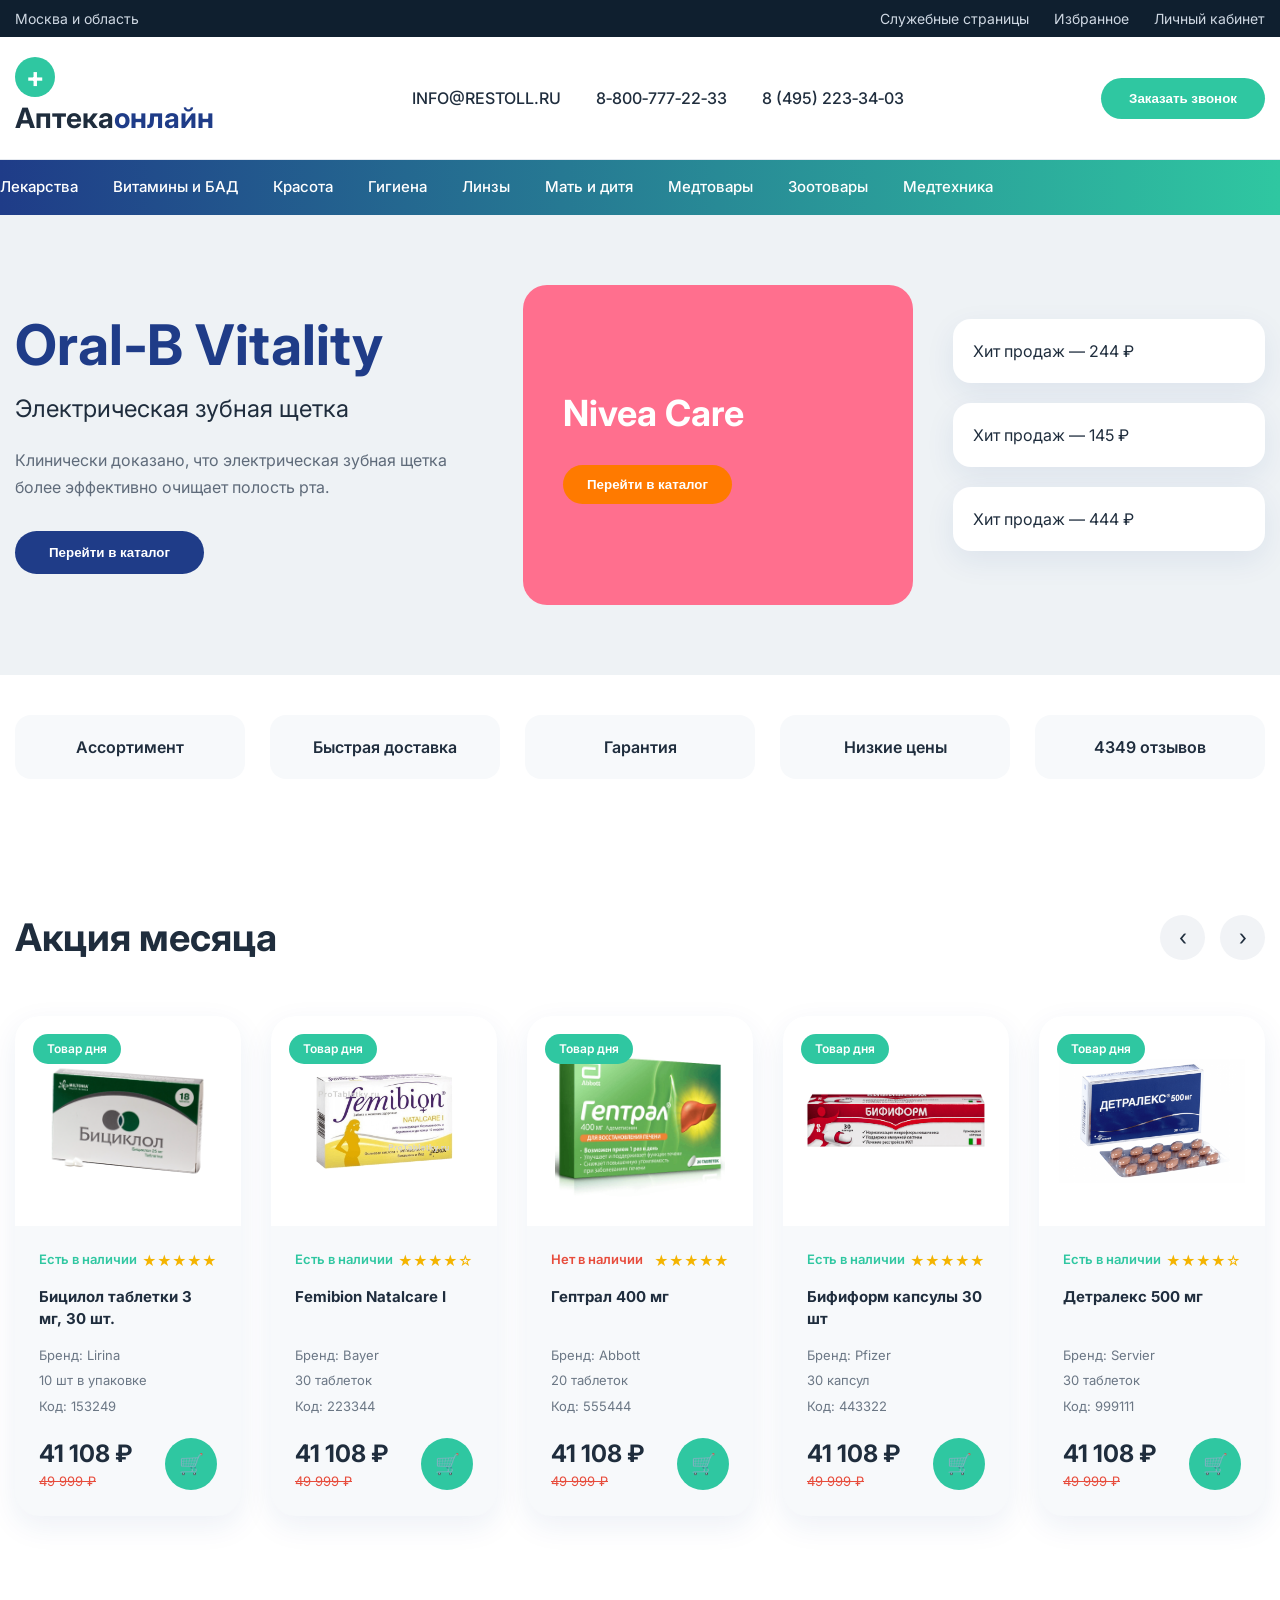
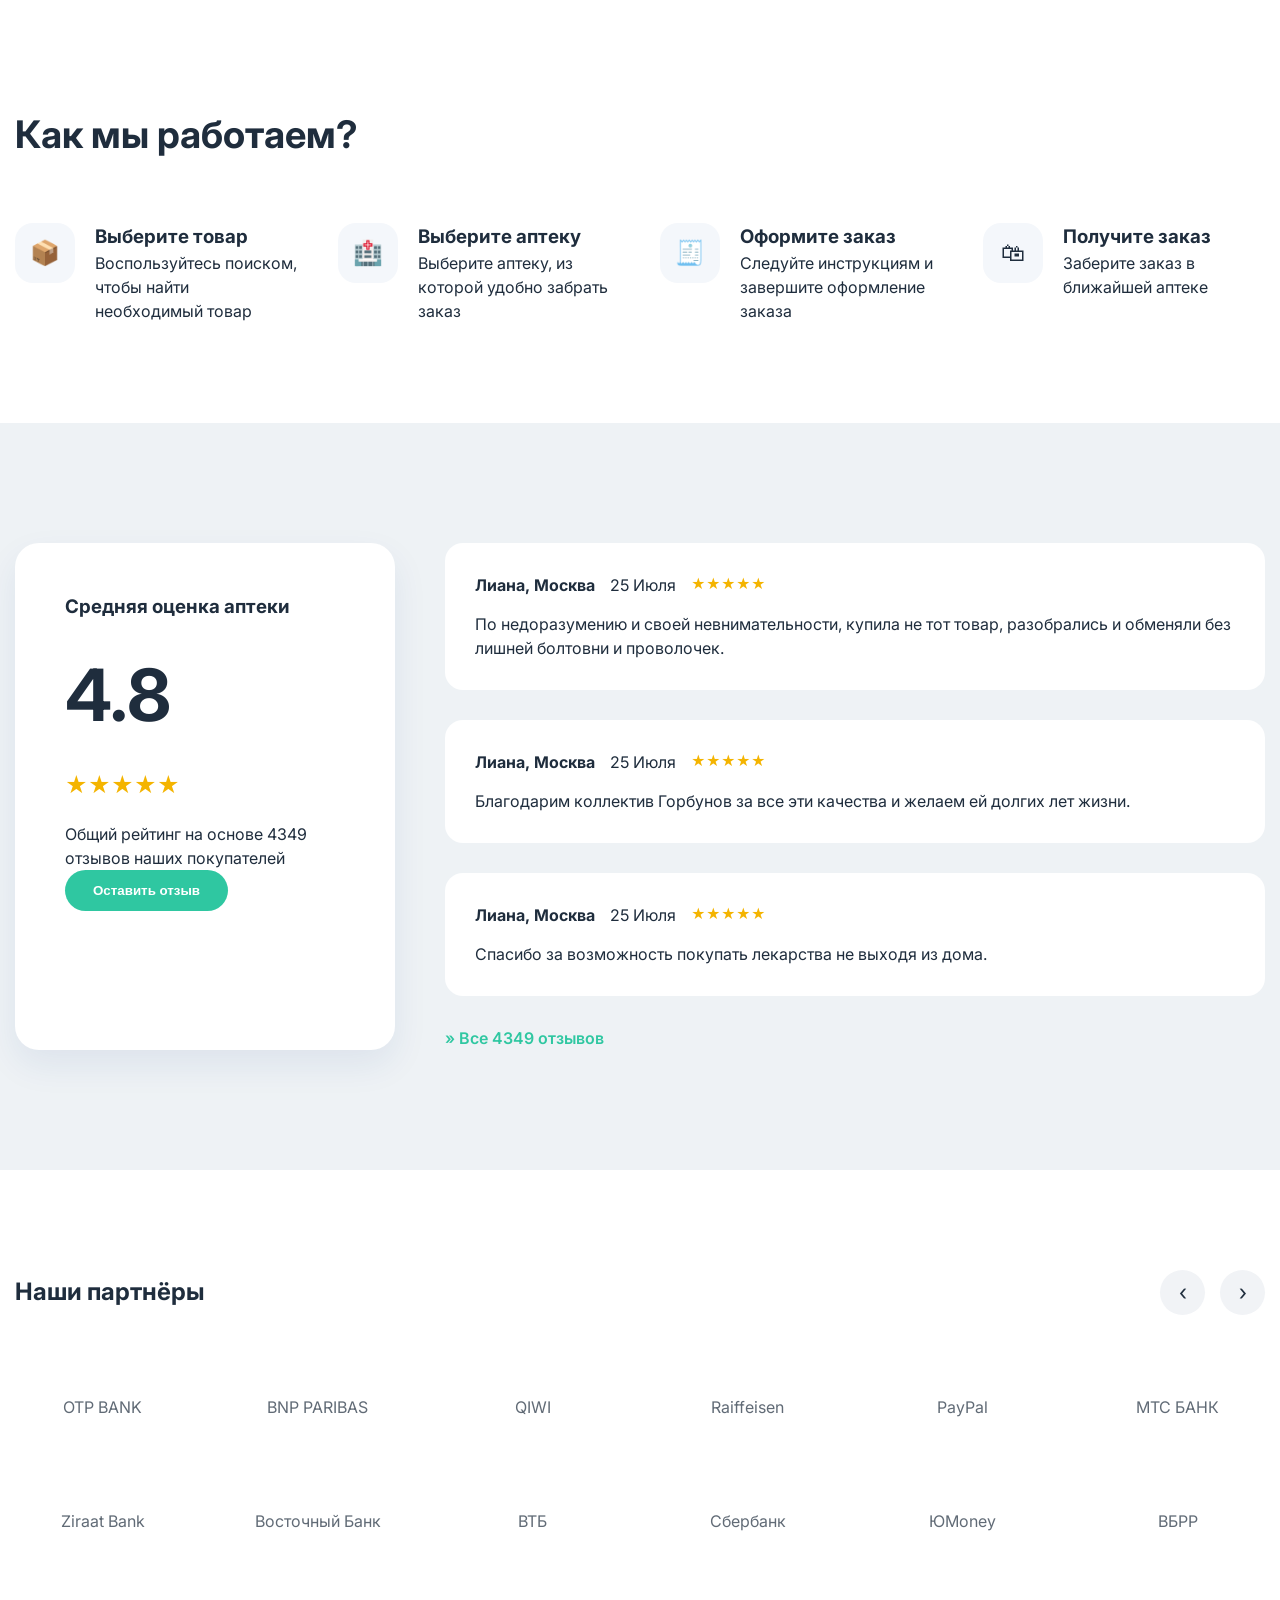
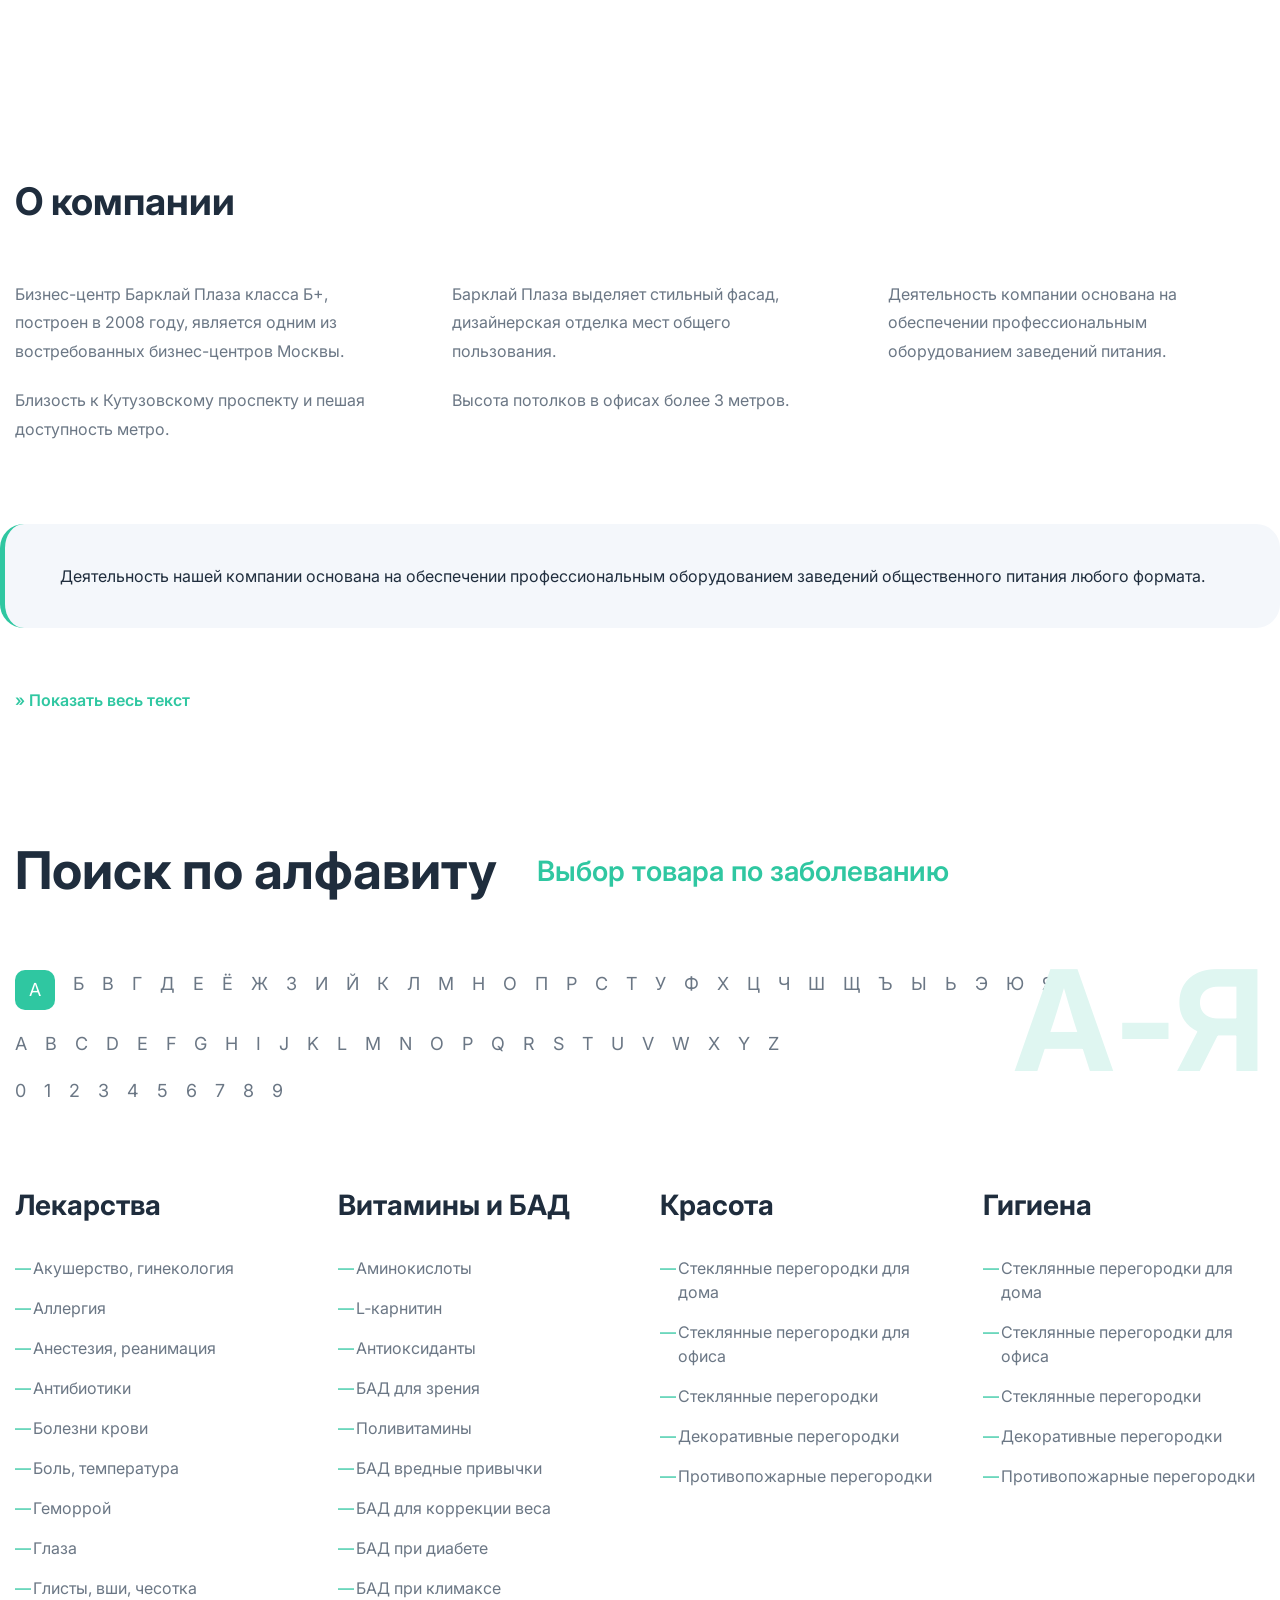
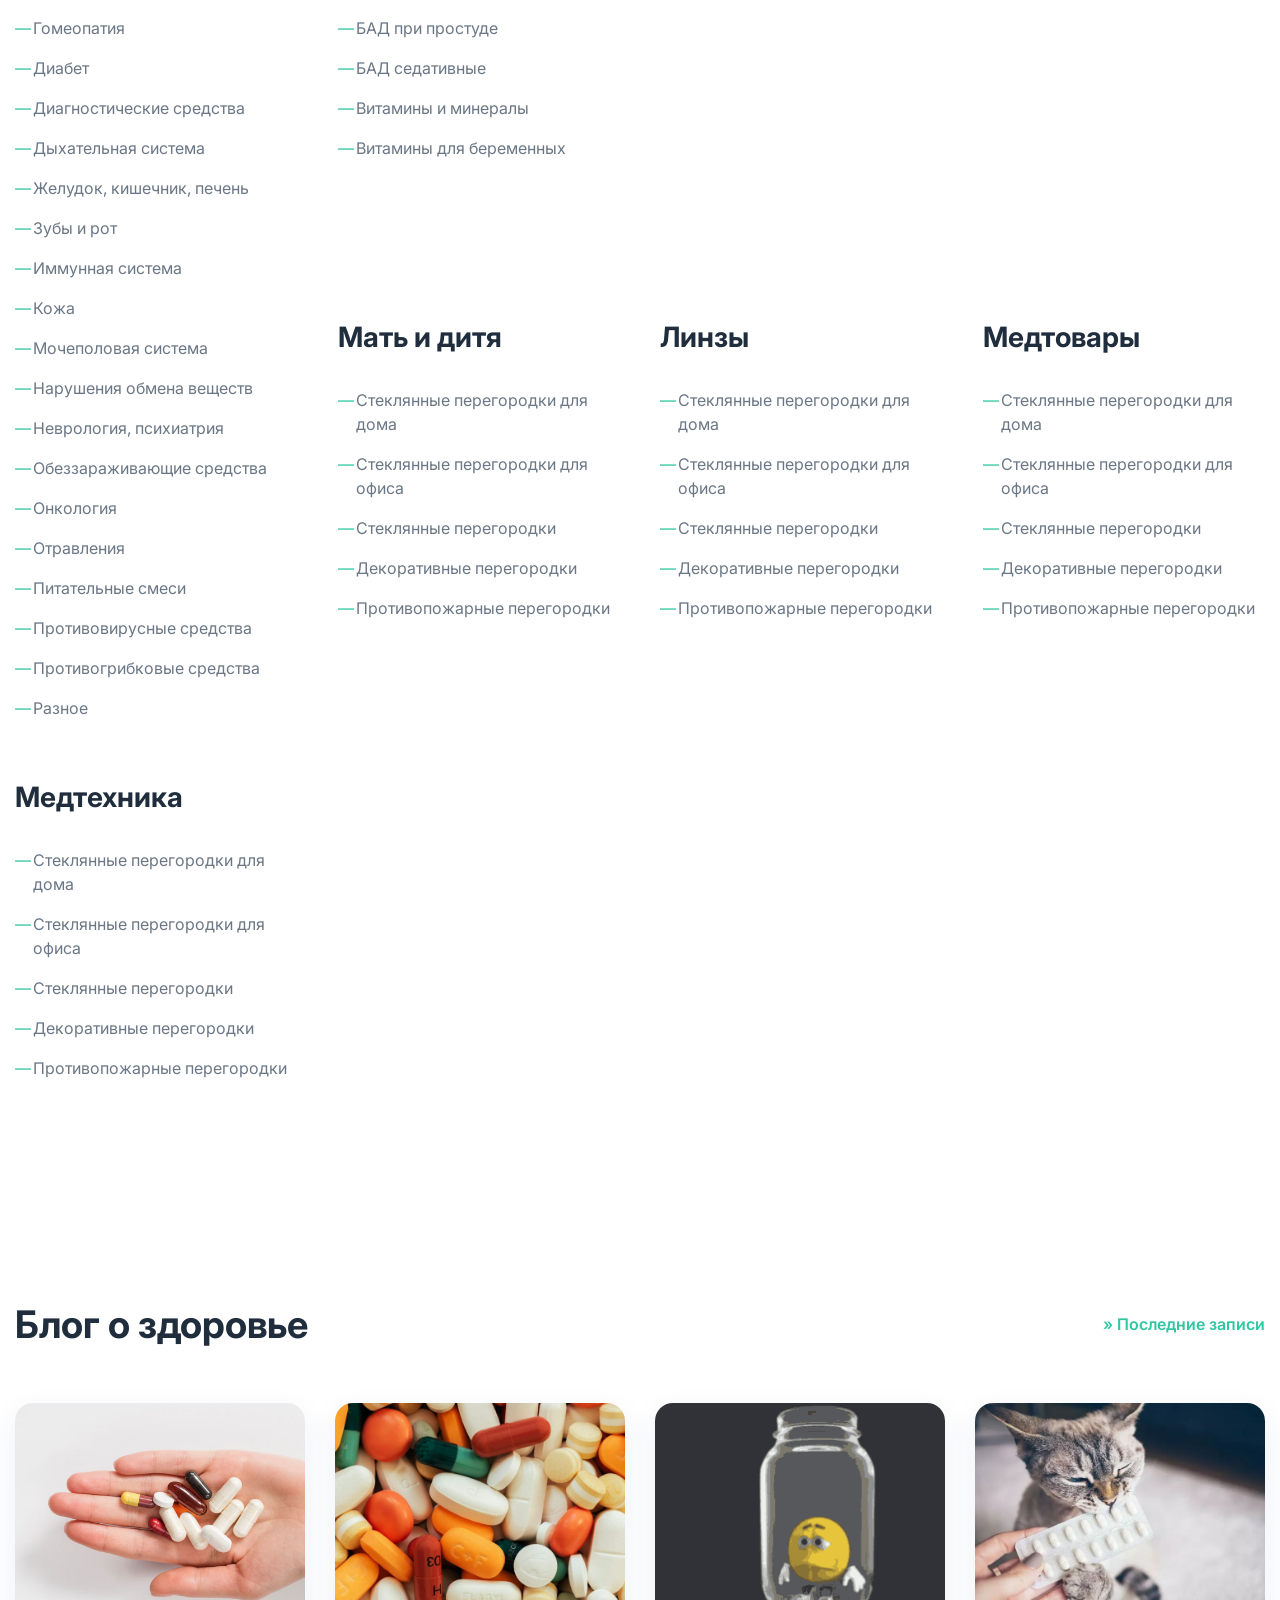
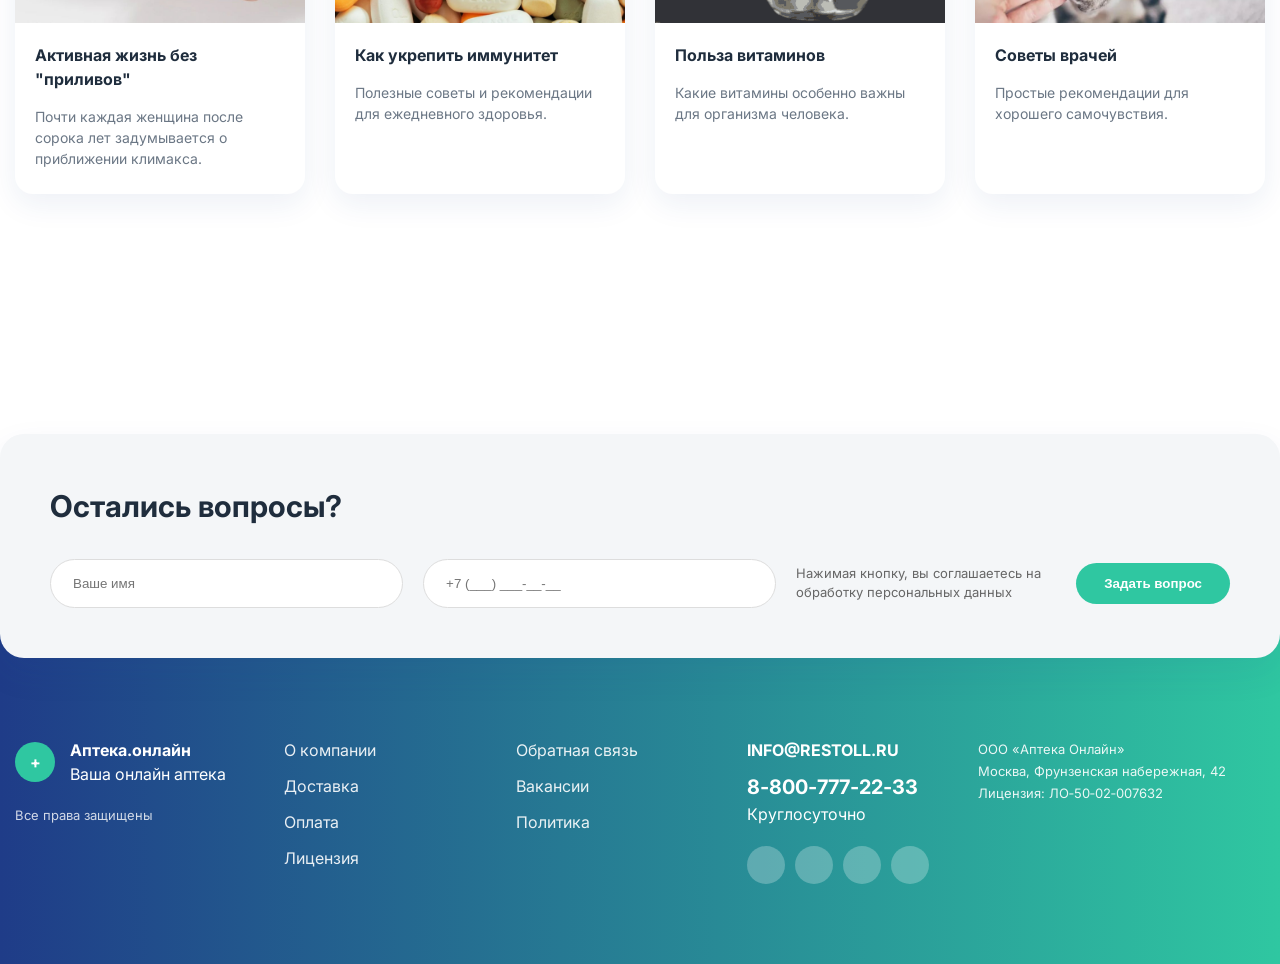
<file: index.html>
<!DOCTYPE html>
<html lang="ru">
<head>
<meta charset="UTF-8">
<meta name="viewport" content="width=device-width, initial-scale=1.0">

<title>Аптека онлайн</title>

<link rel="preconnect" href="https://fonts.googleapis.com">
<link rel="preconnect" href="https://fonts.gstatic.com" crossorigin>

<link href="https://fonts.googleapis.com/css2?family=Inter:wght@400;500;600;700&display=swap" rel="stylesheet">

<link rel="stylesheet" href="css/style.css">
</head>

<body>

<!-- ================= HEADER ================= -->

<header class="header">

    <!-- TOPBAR -->
    <div class="topbar">
        <div class="container topbar-flex">

            <div>Москва и область</div>

            <div class="top-links">
                <a href="#">Служебные страницы</a>
                <a href="#">Избранное</a>
                <a href="#">Личный кабинет</a>
            </div>

        </div>
    </div>

    <!-- MAIN HEADER -->
    <div class="header-main">

        <div class="container header-flex">

            <div class="logo">
                <span class="logo-icon">+</span>
                Аптека<span class="blue">онлайн</span>
            </div>

            <div class="header-contacts">
                <div>INFO@RESTOLL.RU</div>
                <div>8‑800‑777‑22‑33</div>
                <div>8 (495) 223‑34‑03</div>
            </div>

            <button class="btn-green">
                Заказать звонок
            </button>

        </div>

    </div>

    <!-- NAV -->
    <nav class="nav">

        <div class="container nav-flex">

            <a href="category.html">Лекарства</a>
            <a href="#">Витамины и БАД</a>
            <a href="#">Красота</a>
            <a href="#">Гигиена</a>
            <a href="#">Линзы</a>
            <a href="#">Мать и дитя</a>
            <a href="#">Медтовары</a>
            <a href="#">Зоотовары</a>
            <a href="#">Медтехника</a>

        </div>

    </nav>

</header>

<!-- ================= HERO ================= -->

<section class="hero">

    <div class="container hero-grid">

        <!-- LEFT -->
        <div class="hero-left">

            <h1>Oral‑B Vitality</h1>

            <p class="subtitle">
                Электрическая зубная щетка
            </p>

            <p class="desc">
                Клинически доказано, что электрическая зубная щетка
                более эффективно очищает полость рта.
            </p>

            <button class="btn-blue">
                Перейти в каталог
            </button>

        </div>

        <!-- CENTER BANNER -->
        <div class="hero-banner pink">

            <h3>Nivea Care</h3>

            <button class="btn-orange">
                Перейти в каталог
            </button>

        </div>

        <!-- RIGHT MINI CARDS -->
        <div class="hero-right">

            <div class="mini-card">
                Хит продаж — 244 ₽
            </div>

            <div class="mini-card">
                Хит продаж — 145 ₽
            </div>

            <div class="mini-card">
                Хит продаж — 444 ₽
            </div>

        </div>

    </div>

</section>

<!-- ================= ADVANTAGES ================= -->

<section class="advantages">

    <div class="container adv-grid">

        <div>Ассортимент</div>
        <div>Быстрая доставка</div>
        <div>Гарантия</div>
        <div>Низкие цены</div>
        <div>4349 отзывов</div>

    </div>

</section>

<!-- ================= PRODUCTS ================= -->

<section class="products">

    <div class="container">

        <div class="products-header">

            <h2>Акция месяца</h2>

            <div class="arrows">
                <div class="arrow">‹</div>
                <div class="arrow">›</div>
            </div>

        </div>

        <div class="products-grid">

            <!-- PRODUCT -->
            <div class="product-card">

                <div class="product-top">

                    <span class="badge">Товар дня</span>

                    <div class="product-image">
                        <img src="images/product1.png" alt="">
                    </div>

                </div>

                <div class="product-body">

                    <div class="stock-row">

                        <span class="stock">
                            Есть в наличии
                        </span>

                        <div class="stars">
                            ★★★★★
                        </div>

                    </div>

                    <h3>
                        Бицилол таблетки 3 мг, 30 шт.
                    </h3>

                    <ul class="product-info">
                        <li>Бренд: Lirina</li>
                        <li>10 шт в упаковке</li>
                        <li>Код: 153249</li>
                    </ul>

                    <div class="price-row">

                        <div>

                            <div class="price">
                                41 108 ₽
                            </div>

                            <div class="old-price">
                                49 999 ₽
                            </div>

                        </div>

                        <button class="cart-circle">
                            🛒
                        </button>

                    </div>

                </div>

            </div>

            <!-- PRODUCT -->
            <div class="product-card">

                <div class="product-top">

                    <span class="badge">Товар дня</span>

                    <div class="product-image">
                        <img src="images/product2.png" alt="">
                    </div>

                </div>

                <div class="product-body">

                    <div class="stock-row">

                        <span class="stock">
                            Есть в наличии
                        </span>

                        <div class="stars">
                            ★★★★☆
                        </div>

                    </div>

                    <h3>
                        Femibion Natalcare I
                    </h3>

                    <ul class="product-info">
                        <li>Бренд: Bayer</li>
                        <li>30 таблеток</li>
                        <li>Код: 223344</li>
                    </ul>

                    <div class="price-row">

                        <div>

                            <div class="price">
                                41 108 ₽
                            </div>

                            <div class="old-price">
                                49 999 ₽
                            </div>

                        </div>

                        <button class="cart-circle">
                            🛒
                        </button>

                    </div>

                </div>

            </div>

            <!-- PRODUCT -->
            <div class="product-card">

                <div class="product-top">

                    <span class="badge">Товар дня</span>

                    <div class="product-image">
                        <img src="images/product3.png" alt="">
                    </div>

                </div>

                <div class="product-body">

                    <div class="stock-row">

                        <span class="stock red">
                            Нет в наличии
                        </span>

                        <div class="stars">
                            ★★★★★
                        </div>

                    </div>

                    <h3>
                        Гептрал 400 мг
                    </h3>

                    <ul class="product-info">
                        <li>Бренд: Abbott</li>
                        <li>20 таблеток</li>
                        <li>Код: 555444</li>
                    </ul>

                    <div class="price-row">

                        <div>

                            <div class="price">
                                41 108 ₽
                            </div>

                            <div class="old-price">
                                49 999 ₽
                            </div>

                        </div>

                        <button class="cart-circle">
                            🛒
                        </button>

                    </div>

                </div>

            </div>

            <!-- PRODUCT -->
            <div class="product-card">

                <div class="product-top">

                    <span class="badge">Товар дня</span>

                    <div class="product-image">
                        <img src="images/product4.png" alt="">
                    </div>

                </div>

                <div class="product-body">

                    <div class="stock-row">

                        <span class="stock">
                            Есть в наличии
                        </span>

                        <div class="stars">
                            ★★★★★
                        </div>

                    </div>

                    <h3>
                        Бифиформ капсулы 30 шт
                    </h3>

                    <ul class="product-info">
                        <li>Бренд: Pfizer</li>
                        <li>30 капсул</li>
                        <li>Код: 443322</li>
                    </ul>

                    <div class="price-row">

                        <div>

                            <div class="price">
                                41 108 ₽
                            </div>

                            <div class="old-price">
                                49 999 ₽
                            </div>

                        </div>

                        <button class="cart-circle">
                            🛒
                        </button>

                    </div>

                </div>

            </div>

            <!-- PRODUCT -->
            <div class="product-card">

                <div class="product-top">

                    <span class="badge">Товар дня</span>

                    <div class="product-image">
                        <img src="images/product5.png" alt="">
                    </div>

                </div>

                <div class="product-body">

                    <div class="stock-row">

                        <span class="stock">
                            Есть в наличии
                        </span>

                        <div class="stars">
                            ★★★★☆
                        </div>

                    </div>

                    <h3>
                        Детралекс 500 мг
                    </h3>

                    <ul class="product-info">
                        <li>Бренд: Servier</li>
                        <li>30 таблеток</li>
                        <li>Код: 999111</li>
                    </ul>

                    <div class="price-row">

                        <div>

                            <div class="price">
                                41 108 ₽
                            </div>

                            <div class="old-price">
                                49 999 ₽
                            </div>

                        </div>

                        <button class="cart-circle">
                            🛒
                        </button>

                    </div>

                </div>

            </div>

        </div>

    </div>

</section>

<!-- ================= HOW ================= -->

<section class="how-section">

    <div class="container">

        <h2>Как мы работаем?</h2>

        <div class="how-grid">

            <div class="how-item">

                <div class="how-icon">📦</div>

                <div>

                    <h3>Выберите товар</h3>

                    <p>
                        Воспользуйтесь поиском,
                        чтобы найти необходимый товар
                    </p>

                </div>

            </div>

            <div class="how-item">

                <div class="how-icon">🏥</div>

                <div>

                    <h3>Выберите аптеку</h3>

                    <p>
                        Выберите аптеку,
                        из которой удобно забрать заказ
                    </p>

                </div>

            </div>

            <div class="how-item">

                <div class="how-icon">🧾</div>

                <div>

                    <h3>Оформите заказ</h3>

                    <p>
                        Следуйте инструкциям
                        и завершите оформление заказа
                    </p>

                </div>

            </div>

            <div class="how-item">

                <div class="how-icon">🛍</div>

                <div>

                    <h3>Получите заказ</h3>

                    <p>
                        Заберите заказ
                        в ближайшей аптеке
                    </p>

                </div>

            </div>

        </div>

    </div>

</section>

<!-- ================= REVIEWS ================= -->

<section class="reviews-section">

    <div class="container">

        <div class="reviews-wrapper">

            <!-- LEFT -->
            <div class="rating-card">

                <h3>Средняя оценка аптеки</h3>

                <div class="rating-number">4.8</div>

                <div class="stars big">★★★★★</div>

                <p>
                    Общий рейтинг на основе 4349
                    отзывов наших покупателей
                </p>

                <button class="btn-green">
                    Оставить отзыв
                </button>

            </div>

            <!-- RIGHT -->
            <div class="reviews-list">

                <div class="review-item">

                    <div class="review-header">

                        <strong>Лиана, Москва</strong>

                        <span>25 Июля</span>

                        <div class="stars">★★★★★</div>

                    </div>

                    <p>
                        По недоразумению и своей невнимательности,
                        купила не тот товар, разобрались и обменяли
                        без лишней болтовни и проволочек.
                    </p>

                </div>

                <div class="review-item">

                    <div class="review-header">

                        <strong>Лиана, Москва</strong>

                        <span>25 Июля</span>

                        <div class="stars">★★★★★</div>

                    </div>

                    <p>
                        Благодарим коллектив Горбунов за все эти
                        качества и желаем ей долгих лет жизни.
                    </p>

                </div>

                <div class="review-item">

                    <div class="review-header">

                        <strong>Лиана, Москва</strong>

                        <span>25 Июля</span>

                        <div class="stars">★★★★★</div>

                    </div>

                    <p>
                        Спасибо за возможность покупать лекарства
                        не выходя из дома.
                    </p>

                </div>

                <a href="#" class="all-reviews">
                    » Все 4349 отзывов
                </a>

            </div>

        </div>

    </div>

</section>

<!-- ================= PARTNERS ================= -->

<section class="partners-section">

    <div class="container">

        <div class="partners-header">

            <h2>Наши партнёры</h2>

            <div class="arrows">

                <div class="arrow">‹</div>
                <div class="arrow">›</div>

            </div>

        </div>

        <div class="partners-grid">

            <div class="partner">OTP BANK</div>
            <div class="partner">BNP PARIBAS</div>
            <div class="partner">QIWI</div>
            <div class="partner">Raiffeisen</div>
            <div class="partner">PayPal</div>
            <div class="partner">МТС БАНК</div>

            <div class="partner">Ziraat Bank</div>
            <div class="partner">Восточный Банк</div>
            <div class="partner">ВТБ</div>
            <div class="partner">Сбербанк</div>
            <div class="partner">ЮMoney</div>
            <div class="partner">ВБРР</div>

        </div>

    </div>

</section>

<!-- ================= ABOUT ================= -->

<section class="about-section">

    <div class="container">

        <h2>О компании</h2>

        <div class="about-grid">

            <div>

                <p>
                    Бизнес-центр Барклай Плаза класса Б+,
                    построен в 2008 году, является одним
                    из востребованных бизнес-центров Москвы.
                </p>

                <p>
                    Близость к Кутузовскому проспекту
                    и пешая доступность метро.
                </p>

            </div>

            <div>

                <p>
                    Барклай Плаза выделяет стильный фасад,
                    дизайнерская отделка мест общего пользования.
                </p>

                <p>
                    Высота потолков в офисах более 3 метров.
                </p>

            </div>

            <div>

                <p>
                    Деятельность компании основана
                    на обеспечении профессиональным
                    оборудованием заведений питания.
                </p>

            </div>

        </div>

    </div>

    <div class="about-highlight">

        <div class="container">

            Деятельность нашей компании основана
            на обеспечении профессиональным оборудованием
            заведений общественного питания любого формата.

        </div>

    </div>

    <div class="container">

        <a href="#" class="show-more">
            » Показать весь текст
        </a>

    </div>

</section>

<!-- ================= ALPHABET PAGE BLOCK ================= -->

<section class="alphabet-page">

    <div class="container">

        <!-- HEADER -->

        <div class="alphabet-page-header">

            <h1>Поиск по алфавиту</h1>

            <a href="disease.html">
                Выбор товара по заболеванию
            </a>

        </div>

        <!-- LETTERS -->

        <div class="alphabet-letters">

            <div class="letters-row">

                <span class="active">А</span>
                <span>Б</span>
                <span>В</span>
                <span>Г</span>
                <span>Д</span>
                <span>Е</span>
                <span>Ё</span>
                <span>Ж</span>
                <span>З</span>
                <span>И</span>
                <span>Й</span>
                <span>К</span>
                <span>Л</span>
                <span>М</span>
                <span>Н</span>
                <span>О</span>
                <span>П</span>
                <span>Р</span>
                <span>С</span>
                <span>Т</span>
                <span>У</span>
                <span>Ф</span>
                <span>Х</span>
                <span>Ц</span>
                <span>Ч</span>
                <span>Ш</span>
                <span>Щ</span>
                <span>Ъ</span>
                <span>Ы</span>
                <span>Ь</span>
                <span>Э</span>
                <span>Ю</span>
                <span>Я</span>

            </div>

            <div class="letters-row latin">

                <span>A</span>
                <span>B</span>
                <span>C</span>
                <span>D</span>
                <span>E</span>
                <span>F</span>
                <span>G</span>
                <span>H</span>
                <span>I</span>
                <span>J</span>
                <span>K</span>
                <span>L</span>
                <span>M</span>
                <span>N</span>
                <span>O</span>
                <span>P</span>
                <span>Q</span>
                <span>R</span>
                <span>S</span>
                <span>T</span>
                <span>U</span>
                <span>V</span>
                <span>W</span>
                <span>X</span>
                <span>Y</span>
                <span>Z</span>

            </div>

            <div class="letters-row numbers">

                <span>0</span>
                <span>1</span>
                <span>2</span>
                <span>3</span>
                <span>4</span>
                <span>5</span>
                <span>6</span>
                <span>7</span>
                <span>8</span>
                <span>9</span>

            </div>

            <div class="big-letter">
                А‑Я
            </div>

        </div>

        <!-- GRID -->

        <div class="alphabet-page-grid">

            <!-- CARD -->

            <div class="alphabet-page-card large">

                <h3>Лекарства</h3>

                <ul>
                    <li>Акушерство, гинекология</li>
                    <li>Аллергия</li>
                    <li>Анестезия, реанимация</li>
                    <li>Антибиотики</li>
                    <li>Болезни крови</li>
                    <li>Боль, температура</li>
                    <li>Геморрой</li>
                    <li>Глаза</li>
                    <li>Глисты, вши, чесотка</li>
                    <li>Гомеопатия</li>
                    <li>Диабет</li>
                    <li>Диагностические средства</li>
                    <li>Дыхательная система</li>
                    <li>Желудок, кишечник, печень</li>
                    <li>Зубы и рот</li>
                    <li>Иммунная система</li>
                    <li>Кожа</li>
                    <li>Мочеполовая система</li>
                    <li>Нарушения обмена веществ</li>
                    <li>Неврология, психиатрия</li>
                    <li>Обеззараживающие средства</li>
                    <li>Онкология</li>
                    <li>Отравления</li>
                    <li>Питательные смеси</li>
                    <li>Противовирусные средства</li>
                    <li>Противогрибковые средства</li>
                    <li>Разное</li>
                </ul>

            </div>

            <!-- CARD -->

            <div class="alphabet-page-card">

                <h3>Витамины и БАД</h3>

                <ul>
                    <li>Аминокислоты</li>
                    <li>L‑карнитин</li>
                    <li>Антиоксиданты</li>
                    <li>БАД для зрения</li>
                    <li>Поливитамины</li>
                    <li>БАД вредные привычки</li>
                    <li>БАД для коррекции веса</li>
                    <li>БАД при диабете</li>
                    <li>БАД при климаксе</li>
                    <li>БАД при простуде</li>
                    <li>БАД седативные</li>
                    <li>Витамины и минералы</li>
                    <li>Витамины для беременных</li>
                </ul>

            </div>

            <!-- CARD -->

            <div class="alphabet-page-card">

                <h3>Красота</h3>

                <ul>
                    <li>Стеклянные перегородки для дома</li>
                    <li>Стеклянные перегородки для офиса</li>
                    <li>Стеклянные перегородки</li>
                    <li>Декоративные перегородки</li>
                    <li>Противопожарные перегородки</li>
                </ul>

            </div>

            <!-- CARD -->

            <div class="alphabet-page-card">

                <h3>Гигиена</h3>

                <ul>
                    <li>Стеклянные перегородки для дома</li>
                    <li>Стеклянные перегородки для офиса</li>
                    <li>Стеклянные перегородки</li>
                    <li>Декоративные перегородки</li>
                    <li>Противопожарные перегородки</li>
                </ul>

            </div>

            <!-- CARD -->

            <div class="alphabet-page-card">

                <h3>Мать и дитя</h3>

                <ul>
                    <li>Стеклянные перегородки для дома</li>
                    <li>Стеклянные перегородки для офиса</li>
                    <li>Стеклянные перегородки</li>
                    <li>Декоративные перегородки</li>
                    <li>Противопожарные перегородки</li>
                </ul>

            </div>

            <!-- CARD -->

            <div class="alphabet-page-card">

                <h3>Линзы</h3>

                <ul>
                    <li>Стеклянные перегородки для дома</li>
                    <li>Стеклянные перегородки для офиса</li>
                    <li>Стеклянные перегородки</li>
                    <li>Декоративные перегородки</li>
                    <li>Противопожарные перегородки</li>
                </ul>

            </div>

            <!-- CARD -->

            <div class="alphabet-page-card">

                <h3>Медтовары</h3>

                <ul>
                    <li>Стеклянные перегородки для дома</li>
                    <li>Стеклянные перегородки для офиса</li>
                    <li>Стеклянные перегородки</li>
                    <li>Декоративные перегородки</li>
                    <li>Противопожарные перегородки</li>
                </ul>

            </div>

            <!-- CARD -->

            <div class="alphabet-page-card">

                <h3>Медтехника</h3>

                <ul>
                    <li>Стеклянные перегородки для дома</li>
                    <li>Стеклянные перегородки для офиса</li>
                    <li>Стеклянные перегородки</li>
                    <li>Декоративные перегородки</li>
                    <li>Противопожарные перегородки</li>
                </ul>

            </div>

        </div>

    </div>

</section>
    
<!-- ================= BLOG ================= -->

<section class="blog-section">

    <div class="container">

        <div class="blog-header">

            <h2>Блог о здоровье</h2>

            <a href="#" class="blog-link">
                » Последние записи
            </a>

        </div>

        <div class="blog-grid">

            <div class="blog-card">

                <div class="blog-img">
                    <img src="images/blog1.jpg" alt="">
                </div>

                <h3>
                    Активная жизнь без "приливов"
                </h3>

                <p>
                    Почти каждая женщина после сорока лет
                    задумывается о приближении климакса.
                </p>

            </div>

            <div class="blog-card">

                <div class="blog-img">
                    <img src="images/blog2.jpg" alt="">
                </div>

                <h3>
                    Как укрепить иммунитет
                </h3>

                <p>
                    Полезные советы и рекомендации
                    для ежедневного здоровья.
                </p>

            </div>

            <div class="blog-card">

                <div class="blog-img">
                    <img src="images/blog3.jpg" alt="">
                </div>

                <h3>
                    Польза витаминов
                </h3>

                <p>
                    Какие витамины особенно важны
                    для организма человека.
                </p>

            </div>

            <div class="blog-card">

                <div class="blog-img">
                    <img src="images/blog4.jpg" alt="">
                </div>

                <h3>
                    Советы врачей
                </h3>

                <p>
                    Простые рекомендации
                    для хорошего самочувствия.
                </p>

            </div>

        </div>

    </div>

</section>

<!-- ================= FOOTER ================= -->

<footer class="footer">

    <div class="questions-wrapper">

        <div class="container questions">

            <h2>Остались вопросы?</h2>

            <div class="questions-form">

                <input type="text" placeholder="Ваше имя">

                <input type="text" placeholder="+7 (___) ___‑__‑__">

                <p class="policy">
                    Нажимая кнопку, вы соглашаетесь
                    на обработку персональных данных
                </p>

                <button class="btn-green">
                    Задать вопрос
                </button>

            </div>

        </div>

    </div>

    <div class="footer-main">

        <div class="container footer-grid">

            <div class="footer-col">

                <div class="footer-logo">

                    <div class="logo-icon">+</div>

                    <div>

                        <strong>Аптека.онлайн</strong><br>
                        <span>Ваша онлайн аптека</span>

                    </div>

                </div>

                <p class="copyright">
                    Все права защищены
                </p>

            </div>

            <div class="footer-col">

                <ul>
                    <li>О компании</li>
                    <li>Доставка</li>
                    <li>Оплата</li>
                    <li>Лицензия</li>
                </ul>

            </div>

            <div class="footer-col">

                <ul>
                    <li>Обратная связь</li>
                    <li>Вакансии</li>
                    <li>Политика</li>
                </ul>

            </div>

            <div class="footer-col footer-contacts">

                <p><strong>INFO@RESTOLL.RU</strong></p>

                <p class="phone">
                    8‑800‑777‑22‑33
                </p>

                <span>Круглосуточно</span>

                <div class="socials">

                    <div class="soc"></div>
                    <div class="soc"></div>
                    <div class="soc"></div>
                    <div class="soc"></div>

                </div>

            </div>

            <div class="footer-col footer-info">

                <p>
                    ООО «Аптека Онлайн»<br>
                    Москва, Фрунзенская набережная, 42<br>
                    Лицензия: ЛО‑50‑02‑007632
                </p>

            </div>

        </div>

    </div>

</footer>

</body>
</html>
</file>
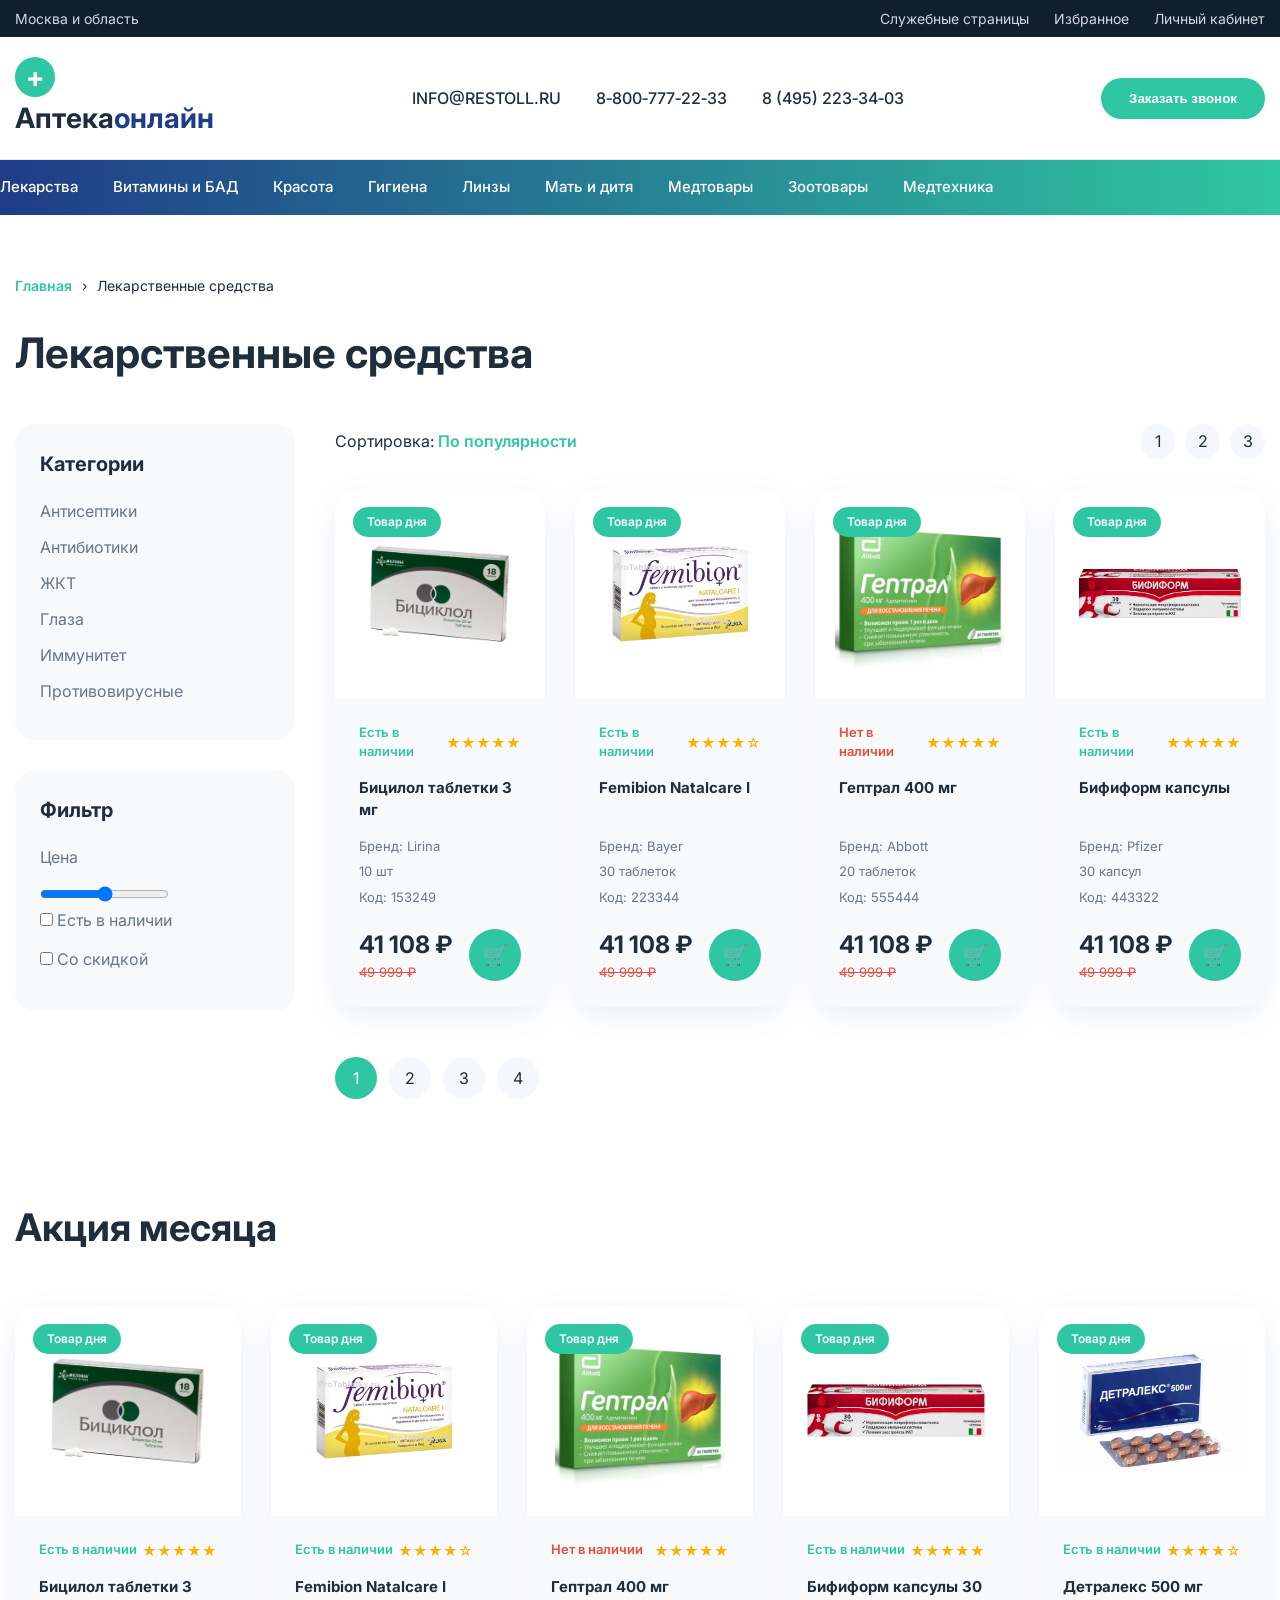
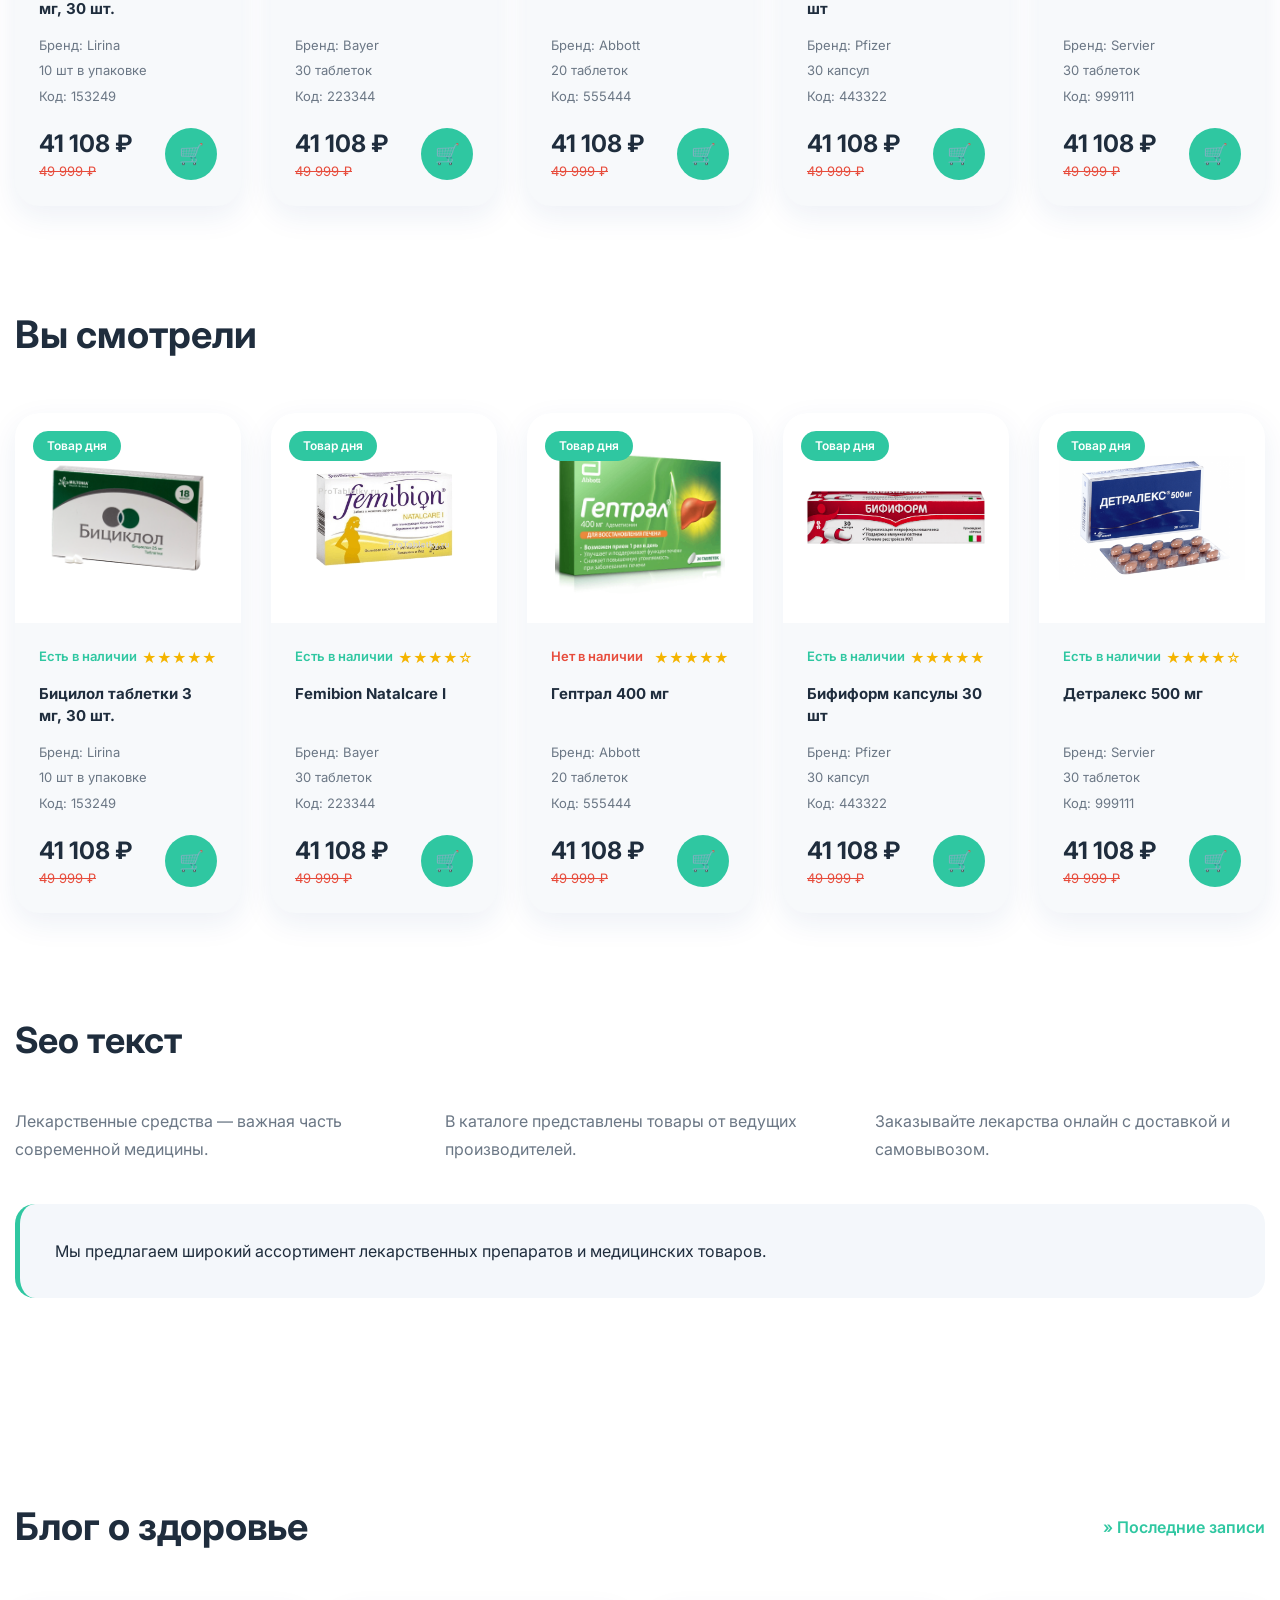
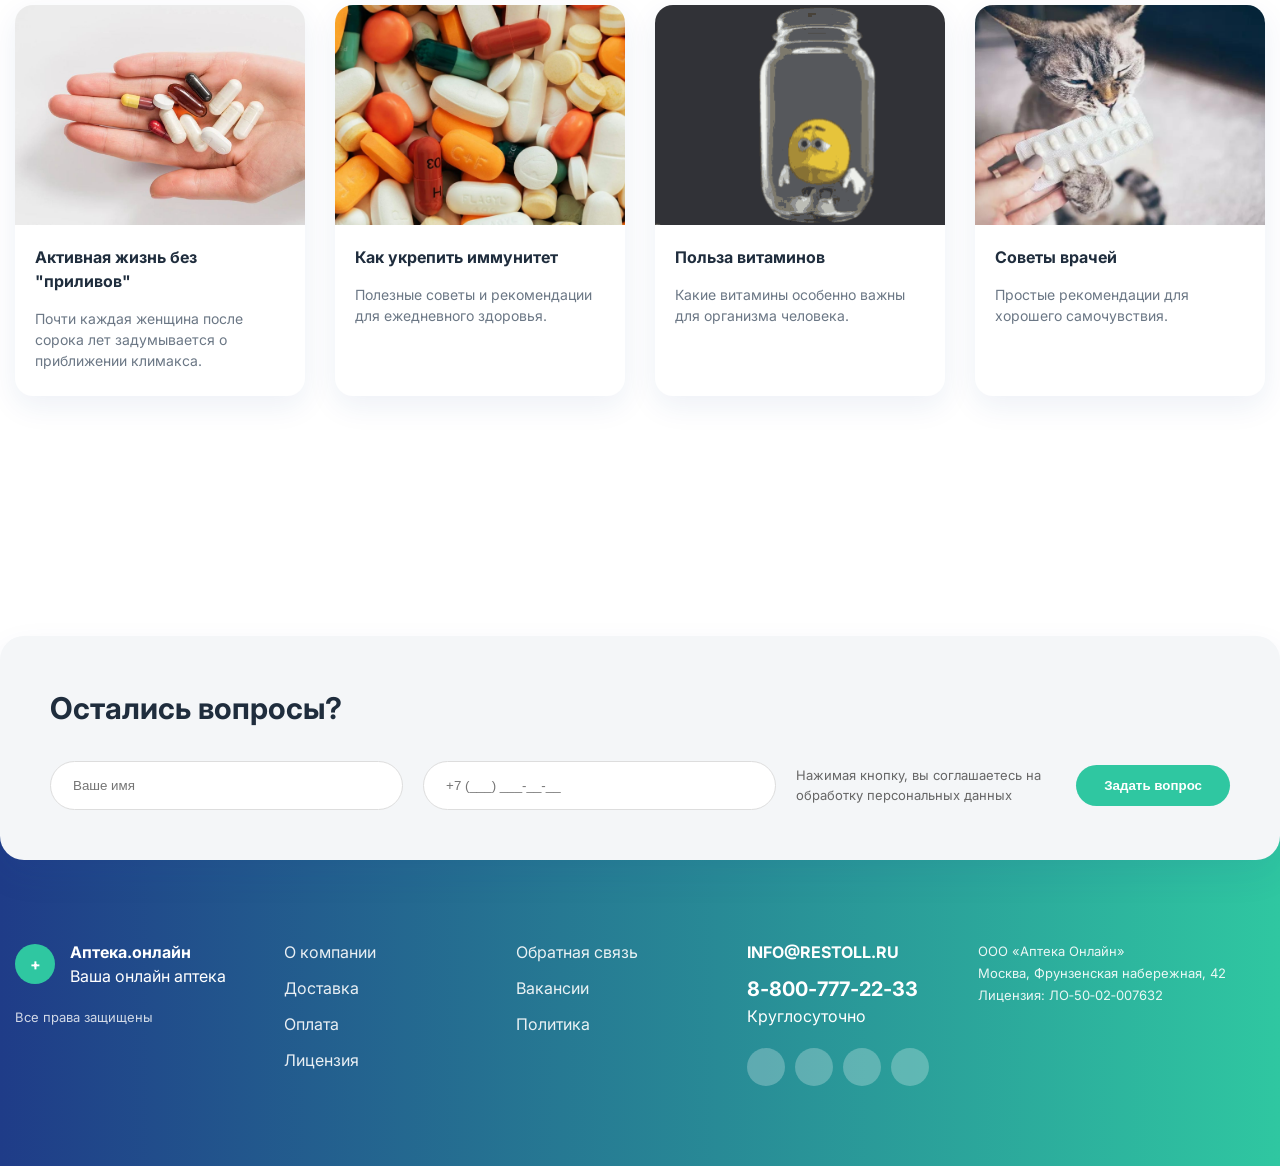
<file: category.html>
<!DOCTYPE html>
<html lang="ru">
<head>
<meta charset="UTF-8">
<meta name="viewport" content="width=device-width, initial-scale=1.0">

<title>Аптека онлайн</title>

<link rel="preconnect" href="https://fonts.googleapis.com">
<link rel="preconnect" href="https://fonts.gstatic.com" crossorigin>

<link href="https://fonts.googleapis.com/css2?family=Inter:wght@400;500;600;700&display=swap" rel="stylesheet">

<link rel="stylesheet" href="css/style.css">
</head>

<body>

<!-- ================= HEADER ================= -->

<header class="header">

    <!-- TOPBAR -->
    <div class="topbar">
        <div class="container topbar-flex">

            <div>Москва и область</div>

            <div class="top-links">
                <a href="#">Служебные страницы</a>
                <a href="#">Избранное</a>
                <a href="#">Личный кабинет</a>
            </div>

        </div>
    </div>

    <!-- MAIN HEADER -->
    <div class="header-main">

        <div class="container header-flex">

            <div class="logo">
                <span class="logo-icon">+</span>
                Аптека<span class="blue">онлайн</span>
            </div>

            <div class="header-contacts">
                <div>INFO@RESTOLL.RU</div>
                <div>8‑800‑777‑22‑33</div>
                <div>8 (495) 223‑34‑03</div>
            </div>

            <button class="btn-green">
                Заказать звонок
            </button>

        </div>

    </div>

    <!-- NAV -->
    <nav class="nav">

        <div class="container nav-flex">

            <a href="#">Лекарства</a>
            <a href="#">Витамины и БАД</a>
            <a href="#">Красота</a>
            <a href="#">Гигиена</a>
            <a href="#">Линзы</a>
            <a href="#">Мать и дитя</a>
            <a href="#">Медтовары</a>
            <a href="#">Зоотовары</a>
            <a href="#">Медтехника</a>

        </div>

    </nav>

</header>

<!-- ================= CATEGORY PAGE ================= -->

<section class="category-page">

    <div class="container">

        <!-- BREADCRUMBS -->

        <div class="breadcrumbs">

            <a href="index.html">Главная</a>

            <span>›</span>

            <span>Лекарственные средства</span>

        </div>

        <!-- TITLE -->

        <h1 class="category-title">
            Лекарственные средства
        </h1>

<div class="category-layout">

    <!-- SIDEBAR -->

    <aside class="category-sidebar">

        <div class="sidebar-block">

            <h3>Категории</h3>

            <ul>
                <li>Антисептики</li>
                <li>Антибиотики</li>
                <li>ЖКТ</li>
                <li>Глаза</li>
                <li>Иммунитет</li>
                <li>Противовирусные</li>
            </ul>

        </div>

        <div class="sidebar-block">

            <h3>Фильтр</h3>

            <label>Цена</label>

            <input type="range">

            <label>
                <input type="checkbox">
                Есть в наличии
            </label>

            <label>
                <input type="checkbox">
                Со скидкой
            </label>

        </div>

    </aside>

    <!-- CONTENT -->

    <div class="category-content">

        <!-- TOPBAR -->

        <div class="category-topbar">

            <div class="sort">

                Сортировка:
                <span>По популярности</span>

            </div>

            <div class="pagination-mini">

                <span>1</span>
                <span>2</span>
                <span>3</span>

            </div>

        </div>

        <!-- PRODUCTS -->

        <div class="products-grid category-grid">

            <!-- CARD -->

            <div class="product-card">

                <div class="product-top">

                    <span class="badge">Товар дня</span>

                    <div class="product-image">
                        <img src="images/product1.png" alt="">
                    </div>

                </div>

                <div class="product-body">

                    <div class="stock-row">

                        <span class="stock">
                            Есть в наличии
                        </span>

                        <div class="stars">★★★★★</div>

                    </div>

                    <h3>Бицилол таблетки 3 мг</h3>

                    <ul class="product-info">

                        <li>Бренд: Lirina</li>
                        <li>10 шт</li>
                        <li>Код: 153249</li>

                    </ul>

                    <div class="price-row">

                        <div>

                            <div class="price">
                                41 108 ₽
                            </div>

                            <div class="old-price">
                                49 999 ₽
                            </div>

                        </div>

                        <button class="cart-circle">
                            🛒
                        </button>

                    </div>

                </div>

            </div>

            <!-- CARD -->

            <div class="product-card">

                <div class="product-top">

                    <span class="badge">Товар дня</span>

                    <div class="product-image">
                        <img src="images/product2.png" alt="">
                    </div>

                </div>

                <div class="product-body">

                    <div class="stock-row">

                        <span class="stock">
                            Есть в наличии
                        </span>

                        <div class="stars">★★★★☆</div>

                    </div>

                    <h3>Femibion Natalcare I</h3>

                    <ul class="product-info">

                        <li>Бренд: Bayer</li>
                        <li>30 таблеток</li>
                        <li>Код: 223344</li>

                    </ul>

                    <div class="price-row">

                        <div>

                            <div class="price">
                                41 108 ₽
                            </div>

                            <div class="old-price">
                                49 999 ₽
                            </div>

                        </div>

                        <button class="cart-circle">
                            🛒
                        </button>

                    </div>

                </div>

            </div>

            <!-- CARD -->

            <div class="product-card">

                <div class="product-top">

                    <span class="badge">Товар дня</span>

                    <div class="product-image">
                        <img src="images/product3.png" alt="">
                    </div>

                </div>

                <div class="product-body">

                    <div class="stock-row">

                        <span class="stock red">
                            Нет в наличии
                        </span>

                        <div class="stars">★★★★★</div>

                    </div>

                    <h3>Гептрал 400 мг</h3>

                    <ul class="product-info">

                        <li>Бренд: Abbott</li>
                        <li>20 таблеток</li>
                        <li>Код: 555444</li>

                    </ul>

                    <div class="price-row">

                        <div>

                            <div class="price">
                                41 108 ₽
                            </div>

                            <div class="old-price">
                                49 999 ₽
                            </div>

                        </div>

                        <button class="cart-circle">
                            🛒
                        </button>

                    </div>

                </div>

            </div>

            <!-- CARD -->

            <div class="product-card">

                <div class="product-top">

                    <span class="badge">Товар дня</span>

                    <div class="product-image">
                        <img src="images/product4.png" alt="">
                    </div>

                </div>

                <div class="product-body">

                    <div class="stock-row">

                        <span class="stock">
                            Есть в наличии
                        </span>

                        <div class="stars">★★★★★</div>

                    </div>

                    <h3>Бифиформ капсулы</h3>

                    <ul class="product-info">

                        <li>Бренд: Pfizer</li>
                        <li>30 капсул</li>
                        <li>Код: 443322</li>

                    </ul>

                    <div class="price-row">

                        <div>

                            <div class="price">
                                41 108 ₽
                            </div>

                            <div class="old-price">
                                49 999 ₽
                            </div>

                        </div>

                        <button class="cart-circle">
                            🛒
                        </button>

                    </div>

                </div>

            </div>

        </div>

        <!-- PAGINATION -->

        <div class="pagination">

            <span class="active">1</span>
            <span>2</span>
            <span>3</span>
            <span>4</span>

        </div>

    </div>

</div>

<!-- SALE -->

<div class="category-extra">

    <div class="products-header">

        <h2>Акция месяца</h2>

    </div>

    <div class="products-grid">

        <!-- PRODUCT -->
            <div class="product-card">

                <div class="product-top">

                    <span class="badge">Товар дня</span>

                    <div class="product-image">
                        <img src="images/product1.png" alt="">
                    </div>

                </div>

                <div class="product-body">

                    <div class="stock-row">

                        <span class="stock">
                            Есть в наличии
                        </span>

                        <div class="stars">
                            ★★★★★
                        </div>

                    </div>

                    <h3>
                        Бицилол таблетки 3 мг, 30 шт.
                    </h3>

                    <ul class="product-info">
                        <li>Бренд: Lirina</li>
                        <li>10 шт в упаковке</li>
                        <li>Код: 153249</li>
                    </ul>

                    <div class="price-row">

                        <div>

                            <div class="price">
                                41 108 ₽
                            </div>

                            <div class="old-price">
                                49 999 ₽
                            </div>

                        </div>

                        <button class="cart-circle">
                            🛒
                        </button>

                    </div>

                </div>

            </div>

            <!-- PRODUCT -->
            <div class="product-card">

                <div class="product-top">

                    <span class="badge">Товар дня</span>

                    <div class="product-image">
                        <img src="images/product2.png" alt="">
                    </div>

                </div>

                <div class="product-body">

                    <div class="stock-row">

                        <span class="stock">
                            Есть в наличии
                        </span>

                        <div class="stars">
                            ★★★★☆
                        </div>

                    </div>

                    <h3>
                        Femibion Natalcare I
                    </h3>

                    <ul class="product-info">
                        <li>Бренд: Bayer</li>
                        <li>30 таблеток</li>
                        <li>Код: 223344</li>
                    </ul>

                    <div class="price-row">

                        <div>

                            <div class="price">
                                41 108 ₽
                            </div>

                            <div class="old-price">
                                49 999 ₽
                            </div>

                        </div>

                        <button class="cart-circle">
                            🛒
                        </button>

                    </div>

                </div>

            </div>

            <!-- PRODUCT -->
            <div class="product-card">

                <div class="product-top">

                    <span class="badge">Товар дня</span>

                    <div class="product-image">
                        <img src="images/product3.png" alt="">
                    </div>

                </div>

                <div class="product-body">

                    <div class="stock-row">

                        <span class="stock red">
                            Нет в наличии
                        </span>

                        <div class="stars">
                            ★★★★★
                        </div>

                    </div>

                    <h3>
                        Гептрал 400 мг
                    </h3>

                    <ul class="product-info">
                        <li>Бренд: Abbott</li>
                        <li>20 таблеток</li>
                        <li>Код: 555444</li>
                    </ul>

                    <div class="price-row">

                        <div>

                            <div class="price">
                                41 108 ₽
                            </div>

                            <div class="old-price">
                                49 999 ₽
                            </div>

                        </div>

                        <button class="cart-circle">
                            🛒
                        </button>

                    </div>

                </div>

            </div>

            <!-- PRODUCT -->
            <div class="product-card">

                <div class="product-top">

                    <span class="badge">Товар дня</span>

                    <div class="product-image">
                        <img src="images/product4.png" alt="">
                    </div>

                </div>

                <div class="product-body">

                    <div class="stock-row">

                        <span class="stock">
                            Есть в наличии
                        </span>

                        <div class="stars">
                            ★★★★★
                        </div>

                    </div>

                    <h3>
                        Бифиформ капсулы 30 шт
                    </h3>

                    <ul class="product-info">
                        <li>Бренд: Pfizer</li>
                        <li>30 капсул</li>
                        <li>Код: 443322</li>
                    </ul>

                    <div class="price-row">

                        <div>

                            <div class="price">
                                41 108 ₽
                            </div>

                            <div class="old-price">
                                49 999 ₽
                            </div>

                        </div>

                        <button class="cart-circle">
                            🛒
                        </button>

                    </div>

                </div>

            </div>

            <!-- PRODUCT -->
            <div class="product-card">

                <div class="product-top">

                    <span class="badge">Товар дня</span>

                    <div class="product-image">
                        <img src="images/product5.png" alt="">
                    </div>

                </div>

                <div class="product-body">

                    <div class="stock-row">

                        <span class="stock">
                            Есть в наличии
                        </span>

                        <div class="stars">
                            ★★★★☆
                        </div>

                    </div>

                    <h3>
                        Детралекс 500 мг
                    </h3>

                    <ul class="product-info">
                        <li>Бренд: Servier</li>
                        <li>30 таблеток</li>
                        <li>Код: 999111</li>
                    </ul>

                    <div class="price-row">

                        <div>

                            <div class="price">
                                41 108 ₽
                            </div>

                            <div class="old-price">
                                49 999 ₽
                            </div>

                        </div>

                        <button class="cart-circle">
                            🛒
                        </button>

                    </div>

                </div>

            </div>

    </div>

</div>

<!-- VIEWED -->

<div class="category-extra">

    <div class="products-header">

        <h2>Вы смотрели</h2>

    </div>

    <div class="products-grid">

        <!-- PRODUCT -->
            <div class="product-card">

                <div class="product-top">

                    <span class="badge">Товар дня</span>

                    <div class="product-image">
                        <img src="images/product1.png" alt="">
                    </div>

                </div>

                <div class="product-body">

                    <div class="stock-row">

                        <span class="stock">
                            Есть в наличии
                        </span>

                        <div class="stars">
                            ★★★★★
                        </div>

                    </div>

                    <h3>
                        Бицилол таблетки 3 мг, 30 шт.
                    </h3>

                    <ul class="product-info">
                        <li>Бренд: Lirina</li>
                        <li>10 шт в упаковке</li>
                        <li>Код: 153249</li>
                    </ul>

                    <div class="price-row">

                        <div>

                            <div class="price">
                                41 108 ₽
                            </div>

                            <div class="old-price">
                                49 999 ₽
                            </div>

                        </div>

                        <button class="cart-circle">
                            🛒
                        </button>

                    </div>

                </div>

            </div>

            <!-- PRODUCT -->
            <div class="product-card">

                <div class="product-top">

                    <span class="badge">Товар дня</span>

                    <div class="product-image">
                        <img src="images/product2.png" alt="">
                    </div>

                </div>

                <div class="product-body">

                    <div class="stock-row">

                        <span class="stock">
                            Есть в наличии
                        </span>

                        <div class="stars">
                            ★★★★☆
                        </div>

                    </div>

                    <h3>
                        Femibion Natalcare I
                    </h3>

                    <ul class="product-info">
                        <li>Бренд: Bayer</li>
                        <li>30 таблеток</li>
                        <li>Код: 223344</li>
                    </ul>

                    <div class="price-row">

                        <div>

                            <div class="price">
                                41 108 ₽
                            </div>

                            <div class="old-price">
                                49 999 ₽
                            </div>

                        </div>

                        <button class="cart-circle">
                            🛒
                        </button>

                    </div>

                </div>

            </div>

            <!-- PRODUCT -->
            <div class="product-card">

                <div class="product-top">

                    <span class="badge">Товар дня</span>

                    <div class="product-image">
                        <img src="images/product3.png" alt="">
                    </div>

                </div>

                <div class="product-body">

                    <div class="stock-row">

                        <span class="stock red">
                            Нет в наличии
                        </span>

                        <div class="stars">
                            ★★★★★
                        </div>

                    </div>

                    <h3>
                        Гептрал 400 мг
                    </h3>

                    <ul class="product-info">
                        <li>Бренд: Abbott</li>
                        <li>20 таблеток</li>
                        <li>Код: 555444</li>
                    </ul>

                    <div class="price-row">

                        <div>

                            <div class="price">
                                41 108 ₽
                            </div>

                            <div class="old-price">
                                49 999 ₽
                            </div>

                        </div>

                        <button class="cart-circle">
                            🛒
                        </button>

                    </div>

                </div>

            </div>

            <!-- PRODUCT -->
            <div class="product-card">

                <div class="product-top">

                    <span class="badge">Товар дня</span>

                    <div class="product-image">
                        <img src="images/product4.png" alt="">
                    </div>

                </div>

                <div class="product-body">

                    <div class="stock-row">

                        <span class="stock">
                            Есть в наличии
                        </span>

                        <div class="stars">
                            ★★★★★
                        </div>

                    </div>

                    <h3>
                        Бифиформ капсулы 30 шт
                    </h3>

                    <ul class="product-info">
                        <li>Бренд: Pfizer</li>
                        <li>30 капсул</li>
                        <li>Код: 443322</li>
                    </ul>

                    <div class="price-row">

                        <div>

                            <div class="price">
                                41 108 ₽
                            </div>

                            <div class="old-price">
                                49 999 ₽
                            </div>

                        </div>

                        <button class="cart-circle">
                            🛒
                        </button>

                    </div>

                </div>

            </div>

            <!-- PRODUCT -->
            <div class="product-card">

                <div class="product-top">

                    <span class="badge">Товар дня</span>

                    <div class="product-image">
                        <img src="images/product5.png" alt="">
                    </div>

                </div>

                <div class="product-body">

                    <div class="stock-row">

                        <span class="stock">
                            Есть в наличии
                        </span>

                        <div class="stars">
                            ★★★★☆
                        </div>

                    </div>

                    <h3>
                        Детралекс 500 мг
                    </h3>

                    <ul class="product-info">
                        <li>Бренд: Servier</li>
                        <li>30 таблеток</li>
                        <li>Код: 999111</li>
                    </ul>

                    <div class="price-row">

                        <div>

                            <div class="price">
                                41 108 ₽
                            </div>

                            <div class="old-price">
                                49 999 ₽
                            </div>

                        </div>

                        <button class="cart-circle">
                            🛒
                        </button>

                    </div>

                </div>

            </div>

    </div>

</div>

<!-- SEO -->

<div class="seo-text">

    <h2>Seo текст</h2>

    <div class="seo-grid">

        <p>
            Лекарственные средства —
            важная часть современной медицины.
        </p>

        <p>
            В каталоге представлены товары
            от ведущих производителей.
        </p>

        <p>
            Заказывайте лекарства онлайн
            с доставкой и самовывозом.
        </p>

    </div>

    <div class="seo-highlight">

        Мы предлагаем широкий ассортимент
        лекарственных препаратов и медицинских товаров.

    </div>

</div>

</div>

</section>      
    
<!-- ================= BLOG ================= -->

<section class="blog-section">

    <div class="container">

        <div class="blog-header">

            <h2>Блог о здоровье</h2>

            <a href="#" class="blog-link">
                » Последние записи
            </a>

        </div>

        <div class="blog-grid">

            <div class="blog-card">

                <div class="blog-img">
                    <img src="images/blog1.jpg" alt="">
                </div>

                <h3>
                    Активная жизнь без "приливов"
                </h3>

                <p>
                    Почти каждая женщина после сорока лет
                    задумывается о приближении климакса.
                </p>

            </div>

            <div class="blog-card">

                <div class="blog-img">
                    <img src="images/blog2.jpg" alt="">
                </div>

                <h3>
                    Как укрепить иммунитет
                </h3>

                <p>
                    Полезные советы и рекомендации
                    для ежедневного здоровья.
                </p>

            </div>

            <div class="blog-card">

                <div class="blog-img">
                    <img src="images/blog3.jpg" alt="">
                </div>

                <h3>
                    Польза витаминов
                </h3>

                <p>
                    Какие витамины особенно важны
                    для организма человека.
                </p>

            </div>

            <div class="blog-card">

                <div class="blog-img">
                    <img src="images/blog4.jpg" alt="">
                </div>

                <h3>
                    Советы врачей
                </h3>

                <p>
                    Простые рекомендации
                    для хорошего самочувствия.
                </p>

            </div>

        </div>

    </div>

</section>

<!-- ================= FOOTER ================= -->

<footer class="footer">

    <div class="questions-wrapper">

        <div class="container questions">

            <h2>Остались вопросы?</h2>

            <div class="questions-form">

                <input type="text" placeholder="Ваше имя">

                <input type="text" placeholder="+7 (___) ___‑__‑__">

                <p class="policy">
                    Нажимая кнопку, вы соглашаетесь
                    на обработку персональных данных
                </p>

                <button class="btn-green">
                    Задать вопрос
                </button>

            </div>

        </div>

    </div>

    <div class="footer-main">

        <div class="container footer-grid">

            <div class="footer-col">

                <div class="footer-logo">

                    <div class="logo-icon">+</div>

                    <div>

                        <strong>Аптека.онлайн</strong><br>
                        <span>Ваша онлайн аптека</span>

                    </div>

                </div>

                <p class="copyright">
                    Все права защищены
                </p>

            </div>

            <div class="footer-col">

                <ul>
                    <li>О компании</li>
                    <li>Доставка</li>
                    <li>Оплата</li>
                    <li>Лицензия</li>
                </ul>

            </div>

            <div class="footer-col">

                <ul>
                    <li>Обратная связь</li>
                    <li>Вакансии</li>
                    <li>Политика</li>
                </ul>

            </div>

            <div class="footer-col footer-contacts">

                <p><strong>INFO@RESTOLL.RU</strong></p>

                <p class="phone">
                    8‑800‑777‑22‑33
                </p>

                <span>Круглосуточно</span>

                <div class="socials">

                    <div class="soc"></div>
                    <div class="soc"></div>
                    <div class="soc"></div>
                    <div class="soc"></div>

                </div>

            </div>

            <div class="footer-col footer-info">

                <p>
                    ООО «Аптека Онлайн»<br>
                    Москва, Фрунзенская набережная, 42<br>
                    Лицензия: ЛО‑50‑02‑007632
                </p>

            </div>

        </div>

    </div>

</footer>

</body>
</html>
</file>
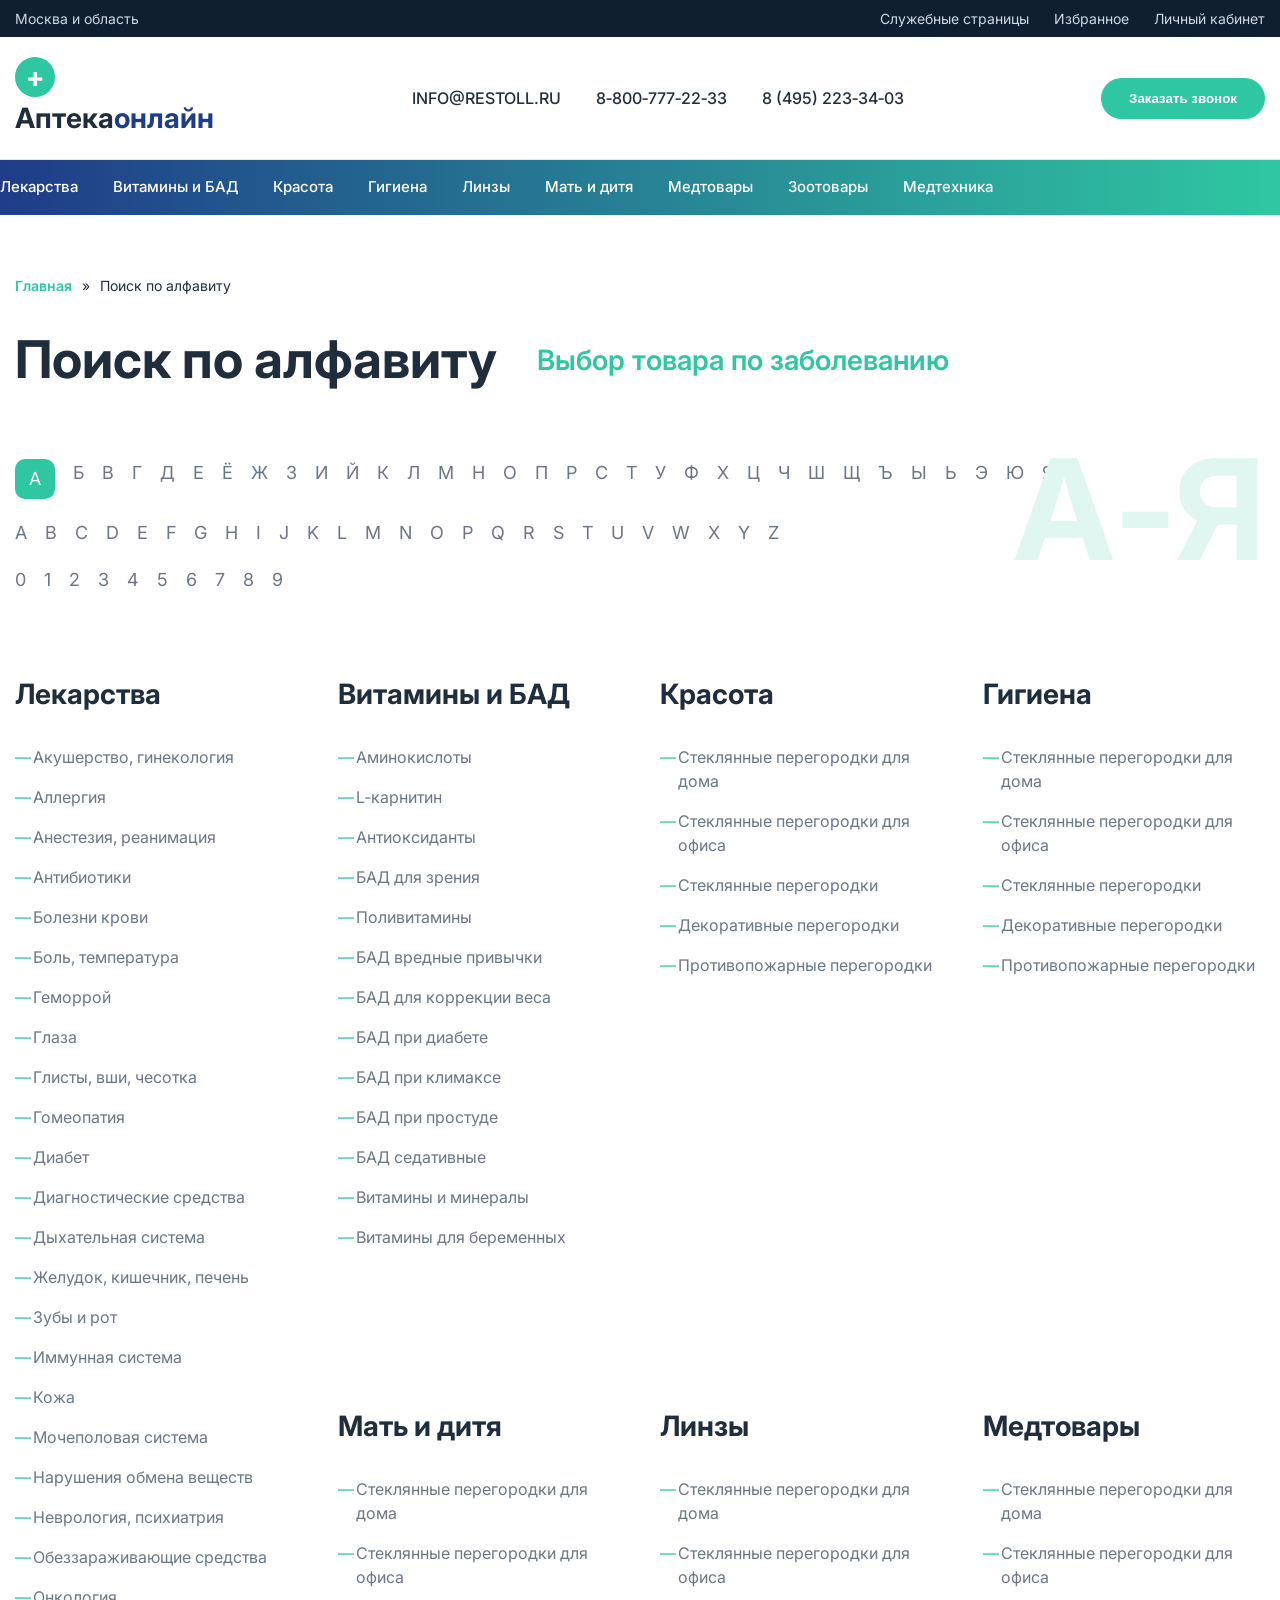
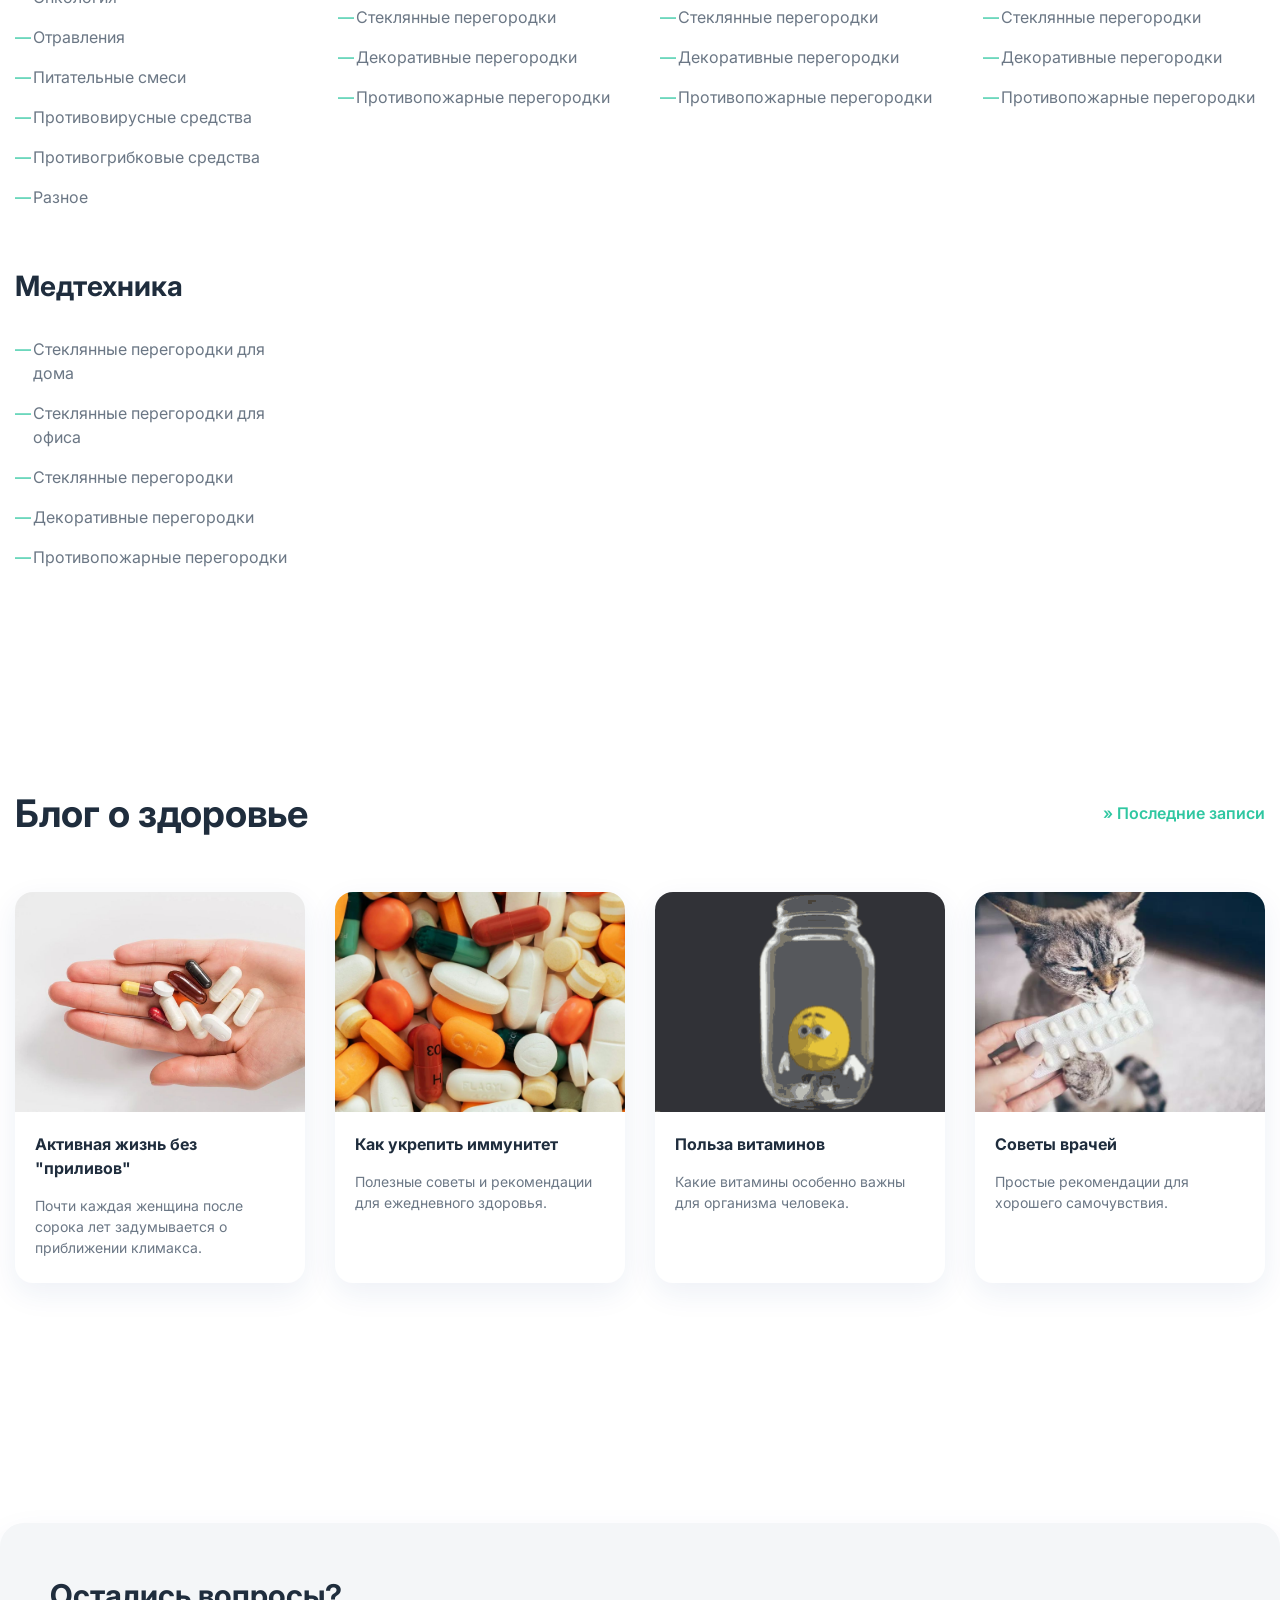
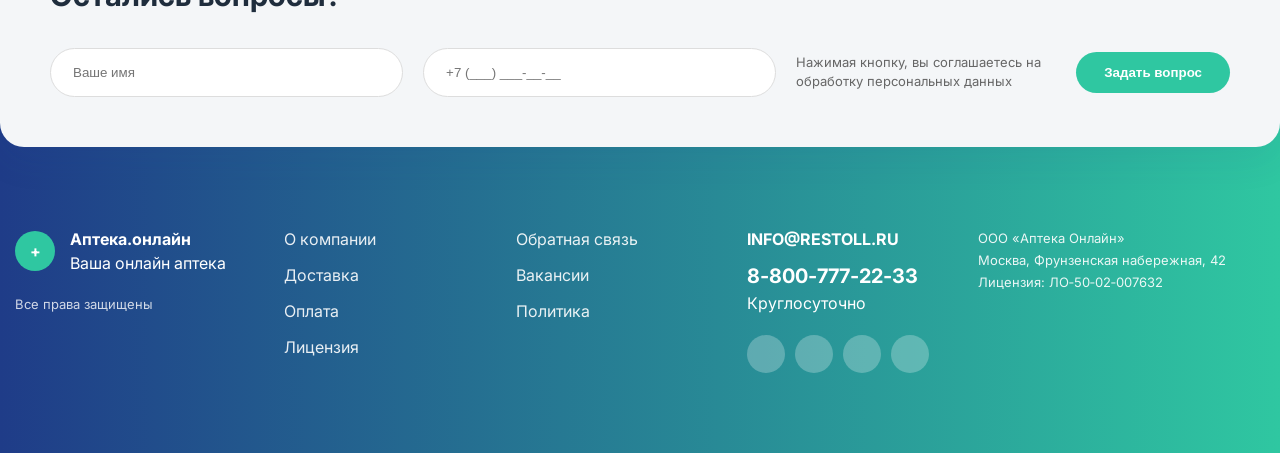
<file: disease.html>
<!DOCTYPE html>
<html lang="ru">
<head>
<meta charset="UTF-8">
<meta name="viewport" content="width=device-width, initial-scale=1.0">

<title>Аптека онлайн</title>

<link rel="preconnect" href="https://fonts.googleapis.com">
<link rel="preconnect" href="https://fonts.gstatic.com" crossorigin>

<link href="https://fonts.googleapis.com/css2?family=Inter:wght@400;500;600;700&display=swap" rel="stylesheet">

<link rel="stylesheet" href="css/style.css">
</head>

<body>

<!-- ================= HEADER ================= -->

<header class="header">

    <!-- TOPBAR -->
    <div class="topbar">
        <div class="container topbar-flex">

            <div>Москва и область</div>

            <div class="top-links">
                <a href="#">Служебные страницы</a>
                <a href="#">Избранное</a>
                <a href="#">Личный кабинет</a>
            </div>

        </div>
    </div>

    <!-- MAIN HEADER -->
    <div class="header-main">

        <div class="container header-flex">

            <div class="logo">
                <span class="logo-icon">+</span>
                Аптека<span class="blue">онлайн</span>
            </div>

            <div class="header-contacts">
                <div>INFO@RESTOLL.RU</div>
                <div>8‑800‑777‑22‑33</div>
                <div>8 (495) 223‑34‑03</div>
            </div>

            <button class="btn-green">
                Заказать звонок
            </button>

        </div>

    </div>

    <!-- NAV -->
    <nav class="nav">

        <div class="container nav-flex">

            <a href="#">Лекарства</a>
            <a href="#">Витамины и БАД</a>
            <a href="#">Красота</a>
            <a href="#">Гигиена</a>
            <a href="#">Линзы</a>
            <a href="#">Мать и дитя</a>
            <a href="#">Медтовары</a>
            <a href="#">Зоотовары</a>
            <a href="#">Медтехника</a>

        </div>

    </nav>

</header>

<!-- ================= ALPHABET PAGE BLOCK ================= -->

<section class="alphabet-page">

    <div class="container">

        <!-- BREADCRUMBS -->

        <div class="breadcrumbs">

            <a href="index.html">Главная</a>

            <span>»</span>

            <span>Поиск по алфавиту</span>

        </div>

        <!-- HEADER -->

        <div class="alphabet-page-header">

            <h1>Поиск по алфавиту</h1>

            <a href="disease.html">
                Выбор товара по заболеванию
            </a>

        </div>

        <!-- LETTERS -->

        <div class="alphabet-letters">

            <div class="letters-row">

                <span class="active">А</span>
                <span>Б</span>
                <span>В</span>
                <span>Г</span>
                <span>Д</span>
                <span>Е</span>
                <span>Ё</span>
                <span>Ж</span>
                <span>З</span>
                <span>И</span>
                <span>Й</span>
                <span>К</span>
                <span>Л</span>
                <span>М</span>
                <span>Н</span>
                <span>О</span>
                <span>П</span>
                <span>Р</span>
                <span>С</span>
                <span>Т</span>
                <span>У</span>
                <span>Ф</span>
                <span>Х</span>
                <span>Ц</span>
                <span>Ч</span>
                <span>Ш</span>
                <span>Щ</span>
                <span>Ъ</span>
                <span>Ы</span>
                <span>Ь</span>
                <span>Э</span>
                <span>Ю</span>
                <span>Я</span>

            </div>

            <div class="letters-row latin">

                <span>A</span>
                <span>B</span>
                <span>C</span>
                <span>D</span>
                <span>E</span>
                <span>F</span>
                <span>G</span>
                <span>H</span>
                <span>I</span>
                <span>J</span>
                <span>K</span>
                <span>L</span>
                <span>M</span>
                <span>N</span>
                <span>O</span>
                <span>P</span>
                <span>Q</span>
                <span>R</span>
                <span>S</span>
                <span>T</span>
                <span>U</span>
                <span>V</span>
                <span>W</span>
                <span>X</span>
                <span>Y</span>
                <span>Z</span>

            </div>

            <div class="letters-row numbers">

                <span>0</span>
                <span>1</span>
                <span>2</span>
                <span>3</span>
                <span>4</span>
                <span>5</span>
                <span>6</span>
                <span>7</span>
                <span>8</span>
                <span>9</span>

            </div>

            <div class="big-letter">
                А‑Я
            </div>

        </div>

        <!-- GRID -->

        <div class="alphabet-page-grid">

            <!-- CARD -->

            <div class="alphabet-page-card large">

                <h3>Лекарства</h3>

                <ul>
                    <li>Акушерство, гинекология</li>
                    <li>Аллергия</li>
                    <li>Анестезия, реанимация</li>
                    <li>Антибиотики</li>
                    <li>Болезни крови</li>
                    <li>Боль, температура</li>
                    <li>Геморрой</li>
                    <li>Глаза</li>
                    <li>Глисты, вши, чесотка</li>
                    <li>Гомеопатия</li>
                    <li>Диабет</li>
                    <li>Диагностические средства</li>
                    <li>Дыхательная система</li>
                    <li>Желудок, кишечник, печень</li>
                    <li>Зубы и рот</li>
                    <li>Иммунная система</li>
                    <li>Кожа</li>
                    <li>Мочеполовая система</li>
                    <li>Нарушения обмена веществ</li>
                    <li>Неврология, психиатрия</li>
                    <li>Обеззараживающие средства</li>
                    <li>Онкология</li>
                    <li>Отравления</li>
                    <li>Питательные смеси</li>
                    <li>Противовирусные средства</li>
                    <li>Противогрибковые средства</li>
                    <li>Разное</li>
                </ul>

            </div>

            <!-- CARD -->

            <div class="alphabet-page-card">

                <h3>Витамины и БАД</h3>

                <ul>
                    <li>Аминокислоты</li>
                    <li>L‑карнитин</li>
                    <li>Антиоксиданты</li>
                    <li>БАД для зрения</li>
                    <li>Поливитамины</li>
                    <li>БАД вредные привычки</li>
                    <li>БАД для коррекции веса</li>
                    <li>БАД при диабете</li>
                    <li>БАД при климаксе</li>
                    <li>БАД при простуде</li>
                    <li>БАД седативные</li>
                    <li>Витамины и минералы</li>
                    <li>Витамины для беременных</li>
                </ul>

            </div>

            <!-- CARD -->

            <div class="alphabet-page-card">

                <h3>Красота</h3>

                <ul>
                    <li>Стеклянные перегородки для дома</li>
                    <li>Стеклянные перегородки для офиса</li>
                    <li>Стеклянные перегородки</li>
                    <li>Декоративные перегородки</li>
                    <li>Противопожарные перегородки</li>
                </ul>

            </div>

            <!-- CARD -->

            <div class="alphabet-page-card">

                <h3>Гигиена</h3>

                <ul>
                    <li>Стеклянные перегородки для дома</li>
                    <li>Стеклянные перегородки для офиса</li>
                    <li>Стеклянные перегородки</li>
                    <li>Декоративные перегородки</li>
                    <li>Противопожарные перегородки</li>
                </ul>

            </div>

            <!-- CARD -->

            <div class="alphabet-page-card">

                <h3>Мать и дитя</h3>

                <ul>
                    <li>Стеклянные перегородки для дома</li>
                    <li>Стеклянные перегородки для офиса</li>
                    <li>Стеклянные перегородки</li>
                    <li>Декоративные перегородки</li>
                    <li>Противопожарные перегородки</li>
                </ul>

            </div>

            <!-- CARD -->

            <div class="alphabet-page-card">

                <h3>Линзы</h3>

                <ul>
                    <li>Стеклянные перегородки для дома</li>
                    <li>Стеклянные перегородки для офиса</li>
                    <li>Стеклянные перегородки</li>
                    <li>Декоративные перегородки</li>
                    <li>Противопожарные перегородки</li>
                </ul>

            </div>

            <!-- CARD -->

            <div class="alphabet-page-card">

                <h3>Медтовары</h3>

                <ul>
                    <li>Стеклянные перегородки для дома</li>
                    <li>Стеклянные перегородки для офиса</li>
                    <li>Стеклянные перегородки</li>
                    <li>Декоративные перегородки</li>
                    <li>Противопожарные перегородки</li>
                </ul>

            </div>

            <!-- CARD -->

            <div class="alphabet-page-card">

                <h3>Медтехника</h3>

                <ul>
                    <li>Стеклянные перегородки для дома</li>
                    <li>Стеклянные перегородки для офиса</li>
                    <li>Стеклянные перегородки</li>
                    <li>Декоративные перегородки</li>
                    <li>Противопожарные перегородки</li>
                </ul>

            </div>

        </div>

    </div>

</section>
    
<!-- ================= BLOG ================= -->

<section class="blog-section">

    <div class="container">

        <div class="blog-header">

            <h2>Блог о здоровье</h2>

            <a href="#" class="blog-link">
                » Последние записи
            </a>

        </div>

        <div class="blog-grid">

            <div class="blog-card">

                <div class="blog-img">
                    <img src="images/blog1.jpg" alt="">
                </div>

                <h3>
                    Активная жизнь без "приливов"
                </h3>

                <p>
                    Почти каждая женщина после сорока лет
                    задумывается о приближении климакса.
                </p>

            </div>

            <div class="blog-card">

                <div class="blog-img">
                    <img src="images/blog2.jpg" alt="">
                </div>

                <h3>
                    Как укрепить иммунитет
                </h3>

                <p>
                    Полезные советы и рекомендации
                    для ежедневного здоровья.
                </p>

            </div>

            <div class="blog-card">

                <div class="blog-img">
                    <img src="images/blog3.jpg" alt="">
                </div>

                <h3>
                    Польза витаминов
                </h3>

                <p>
                    Какие витамины особенно важны
                    для организма человека.
                </p>

            </div>

            <div class="blog-card">

                <div class="blog-img">
                    <img src="images/blog4.jpg" alt="">
                </div>

                <h3>
                    Советы врачей
                </h3>

                <p>
                    Простые рекомендации
                    для хорошего самочувствия.
                </p>

            </div>

        </div>

    </div>

</section>

<!-- ================= FOOTER ================= -->

<footer class="footer">

    <div class="questions-wrapper">

        <div class="container questions">

            <h2>Остались вопросы?</h2>

            <div class="questions-form">

                <input type="text" placeholder="Ваше имя">

                <input type="text" placeholder="+7 (___) ___‑__‑__">

                <p class="policy">
                    Нажимая кнопку, вы соглашаетесь
                    на обработку персональных данных
                </p>

                <button class="btn-green">
                    Задать вопрос
                </button>

            </div>

        </div>

    </div>

    <div class="footer-main">

        <div class="container footer-grid">

            <div class="footer-col">

                <div class="footer-logo">

                    <div class="logo-icon">+</div>

                    <div>

                        <strong>Аптека.онлайн</strong><br>
                        <span>Ваша онлайн аптека</span>

                    </div>

                </div>

                <p class="copyright">
                    Все права защищены
                </p>

            </div>

            <div class="footer-col">

                <ul>
                    <li>О компании</li>
                    <li>Доставка</li>
                    <li>Оплата</li>
                    <li>Лицензия</li>
                </ul>

            </div>

            <div class="footer-col">

                <ul>
                    <li>Обратная связь</li>
                    <li>Вакансии</li>
                    <li>Политика</li>
                </ul>

            </div>

            <div class="footer-col footer-contacts">

                <p><strong>INFO@RESTOLL.RU</strong></p>

                <p class="phone">
                    8‑800‑777‑22‑33
                </p>

                <span>Круглосуточно</span>

                <div class="socials">

                    <div class="soc"></div>
                    <div class="soc"></div>
                    <div class="soc"></div>
                    <div class="soc"></div>

                </div>

            </div>

            <div class="footer-col footer-info">

                <p>
                    ООО «Аптека Онлайн»<br>
                    Москва, Фрунзенская набережная, 42<br>
                    Лицензия: ЛО‑50‑02‑007632
                </p>

            </div>

        </div>

    </div>

</footer>

</body>
</html>
</file>
<file: css/style.css>
/* ================= RESET ================= */

*{
    margin:0;
    padding:0;
    box-sizing:border-box;
}

html{
    scroll-behavior:smooth;
}

body{
    font-family:'Inter', Arial, sans-serif;
    background:#f4f7f9;
    color:#1f2d3d;
    line-height:1.5;
}

img{
    max-width:100%;
    display:block;
}

button,
a,
.product-card,
.blog-card,
.partner,
.arrow{
    transition:0.3s ease;
}

.container{
    width:100%;
    max-width:1320px;
    margin:0 auto;
    padding:0 15px;
}

/* ================= HEADER ================= */

.header{
    position:sticky;
    top:0;
    z-index:1000;
    background:#fff;
}

.topbar{
    background:#0f1f2f;
    color:#cfd8e3;
    font-size:14px;
    padding:8px 0;
}

.topbar-flex{
    display:flex;
    justify-content:space-between;
    align-items:center;
}

.top-links{
    display:flex;
    align-items:center;
}

.top-links a{
    margin-left:25px;
    color:#cfd8e3;
    text-decoration:none;
}

.top-links a:hover{
    opacity:0.7;
}

.header-main{
    background:#ffffff;
    padding:20px 0;
    border-bottom:1px solid #e5e9ef;
}

.header-flex{
    display:flex;
    justify-content:space-between;
    align-items:center;
    gap:30px;
}

.logo{
    font-size:28px;
    font-weight:700;
    white-space:nowrap;
}

.logo .blue{
    color:#1f3c88;
}

.header-contacts{
    display:flex;
    gap:35px;
    font-weight:500;
    flex-wrap:wrap;
}

.btn-green{
    background:#2fc7a1;
    color:#fff;
    border:none;
    padding:13px 28px;
    border-radius:40px;
    cursor:pointer;
    font-weight:600;
}

.btn-green:hover{
    transform:translateY(-3px);
    box-shadow:0 10px 20px rgba(47,199,161,0.3);
}

.logo-icon{
    width:40px;
    height:40px;
    background:#2fc7a1;
    border-radius:50%;
    display:flex;
    align-items:center;
    justify-content:center;
    color:#fff;
    font-weight:bold;
}

/* ================= NAV ================= */

.nav{
    background:linear-gradient(90deg,#1f3c88,#2fc7a1);
}

.nav-flex{
    display:flex;
    gap:35px;
    padding:16px 0;
    flex-wrap:wrap;
}

.nav a{
    color:#fff;
    text-decoration:none;
    font-weight:500;
    font-size:15px;
}

.nav a:hover{
    opacity:0.7;
}

/* ================= HERO ================= */

.hero{
    background:#eef2f5;
    padding:70px 0;
}

.hero-grid{
    display:grid;
    grid-template-columns:1.2fr 1fr 0.8fr;
    gap:40px;
    align-items:center;
}

.hero-left h1{
    font-size:56px;
    color:#1f3c88;
    margin-bottom:15px;
    line-height:1.1;
}

.subtitle{
    font-size:24px;
    margin-bottom:20px;
}

.desc{
    color:#5f6b7a;
    line-height:1.7;
    margin-bottom:30px;
    max-width:500px;
}

.btn-blue{
    background:#1f3c88;
    color:#fff;
    padding:14px 34px;
    border:none;
    border-radius:40px;
    font-weight:600;
    cursor:pointer;
}

.btn-blue:hover{
    transform:translateY(-3px);
    box-shadow:0 10px 25px rgba(31,60,136,0.25);
}

.hero-banner{
    border-radius:24px;
    padding:50px 40px;
    color:#fff;
    min-height:320px;
    display:flex;
    flex-direction:column;
    justify-content:center;
}

.pink{
    background:#ff6f8e;
}

.hero-banner h3{
    font-size:36px;
    margin-bottom:25px;
}

.btn-orange{
    background:#ff7a00;
    color:#fff;
    border:none;
    padding:12px 24px;
    border-radius:30px;
    font-weight:600;
    cursor:pointer;
    width:max-content;
}

.btn-orange:hover{
    transform:translateY(-3px);
    box-shadow:0 10px 20px rgba(255,122,0,0.3);
}

.hero-right .mini-card{
    background:#ffffff;
    padding:20px;
    border-radius:18px;
    margin-bottom:20px;
    box-shadow:0 10px 30px rgba(31,60,136,0.08);
}

.hero-right .mini-card:hover{
    transform:translateY(-4px);
}

/* ================= ADVANTAGES ================= */

.advantages{
    background:#fff;
    padding:40px 0;
}

.adv-grid{
    display:grid;
    grid-template-columns:repeat(5,1fr);
    gap:25px;
    text-align:center;
}

.adv-grid div{
    background:#f7f9fb;
    padding:20px;
    border-radius:16px;
    font-weight:600;
}

/* ================= PRODUCTS ================= */

.products{
    padding:90px 0;
    background:#ffffff;
}

.products-header{
    display:flex;
    justify-content:space-between;
    align-items:center;
    margin-bottom:50px;
}

.products-header h2{
    font-size:38px;
    font-weight:700;
}

.arrows{
    display:flex;
    gap:15px;
}

.arrow{
    width:45px;
    height:45px;
    border-radius:50%;
    background:#f1f3f6;
    display:flex;
    align-items:center;
    justify-content:center;
    font-size:22px;
    cursor:pointer;
}

.arrow:hover{
    background:#2fc7a1;
    color:#fff;
}

.products-grid{
    display:grid;
    grid-template-columns:repeat(5,1fr);
    gap:30px;
}

.product-card{
    background:#f7f9fb;
    border-radius:24px;
    overflow:hidden;
    box-shadow:0 10px 30px rgba(31,60,136,0.08);
}

.product-card:hover{
    transform:translateY(-8px);
}

.product-top{
    background:#ffffff;
    padding:20px;
    position:relative;
}

.badge{
    position:absolute;
    top:18px;
    left:18px;
    background:#2fc7a1;
    color:#fff;
    padding:6px 14px;
    border-radius:20px;
    font-size:12px;
    font-weight:600;
}

.product-image{
    height:170px;
    display:flex;
    align-items:center;
    justify-content:center;
}

.product-image img{
    max-width:100%;
    max-height:100%;
    object-fit:contain;
}

.product-body{
    padding:24px;
}

.stock-row{
    display:flex;
    justify-content:space-between;
    align-items:center;
    margin-bottom:12px;
}

.stock{
    color:#2fc7a1;
    font-weight:600;
    font-size:13px;
}

.stock.red{
    color:#e74c3c;
}

.stars{
    color:#f4b400;
    font-size:14px;
}

.product-body h3{
    font-size:15px;
    margin:15px 0;
    line-height:1.5;
    min-height:45px;
}

.product-info{
    list-style:none;
    margin-bottom:20px;
    font-size:13px;
    color:#6b7785;
}

.product-info li{
    margin-bottom:6px;
}

.price-row{
    display:flex;
    justify-content:space-between;
    align-items:center;
}

.price{
    font-size:24px;
    font-weight:700;
}

.old-price{
    color:#e74c3c;
    font-size:13px;
    text-decoration:line-through;
}

.cart-circle{
    width:52px;
    height:52px;
    border-radius:50%;
    background:#2fc7a1;
    border:none;
    color:#fff;
    font-size:20px;
    cursor:pointer;
}

.cart-circle:hover{
    transform:scale(1.08);
}

/* ================= HOW ================= */

.how-section{
    padding:100px 0;
    background:#ffffff;
}

.how-section h2{
    font-size:38px;
    margin-bottom:60px;
}

.how-grid{
    display:grid;
    grid-template-columns:repeat(4,1fr);
    gap:40px;
}

.how-item{
    display:flex;
    gap:20px;
}

.how-icon{
    min-width:60px;
    height:60px;
    border-radius:18px;
    background:#f4f7fb;
    display:flex;
    align-items:center;
    justify-content:center;
    font-size:24px;
}

/* ================= REVIEWS ================= */

.reviews-section{
    padding:120px 0;
    background:#eef2f5;
}

.reviews-wrapper{
    display:grid;
    grid-template-columns:380px 1fr;
    gap:50px;
}

.rating-card{
    background:#ffffff;
    padding:50px;
    border-radius:24px;
    box-shadow:0 15px 35px rgba(31,60,136,0.08);
}

.rating-number{
    font-size:72px;
    font-weight:700;
    margin:20px 0;
}

.big{
    font-size:22px;
    margin-bottom:20px;
}

.reviews-list{
    display:flex;
    flex-direction:column;
    gap:30px;
}

.review-item{
    background:#fff;
    padding:30px;
    border-radius:18px;
}

.review-header{
    display:flex;
    gap:15px;
    flex-wrap:wrap;
    margin-bottom:15px;
}

.all-reviews{
    color:#2fc7a1;
    text-decoration:none;
    font-weight:600;
}

/* ================= PARTNERS ================= */

.partners-section{
    padding:100px 0;
    background:#ffffff;
    color:#1f2d3d;
}

.partners-header{
    display:flex;
    justify-content:space-between;
    align-items:center;
    margin-bottom:60px;
}

.partners-grid{
    display:grid;
    grid-template-columns:repeat(6,1fr);
    gap:50px 40px;
}

.partner{
    text-align:center;
    opacity:0.7;
    padding:20px;
    color:#1f2d3d;
}

.partner:hover{
    opacity:1;
    transform:scale(1.05);
}

/* ================= ABOUT ================= */

.about-section{
    padding:120px 0 60px;
    background:#ffffff;
    color:#1f2d3d;
}

.about-section h2{
    margin-bottom:50px;
    font-size:38px;
}

.about-grid{
    display:grid;
    grid-template-columns:repeat(3,1fr);
    gap:60px;
}

.about-grid p{
    color:#6b7785;
    margin-bottom:20px;
    line-height:1.8;
}

.about-highlight{
    background:#f4f7fb;
    padding:40px;
    margin:60px 0;
    border-radius:24px;
    color:#1f2d3d;
    border-left:5px solid #2fc7a1;
}

.show-more{
    color:#2fc7a1;
    text-decoration:none;
    font-weight:600;
}

/* ================= ALPHABET ================= */

.alphabet-section{
padding:100px 0;
background:#ffffff;
color:#1f2d3d;
}

.alphabet-header{
display:flex;
justify-content:space-between;
margin-bottom:40px;
flex-wrap:wrap;
gap:20px;
}

.alphabet-header a{
color:#2fc7a1;
text-decoration:none;
font-weight:600;
}

.alphabet{
display:flex;
flex-wrap:wrap;
gap:18px;
font-size:18px;
margin-bottom:60px;
}

.alphabet span{
cursor:pointer;
color:#6b7785;
transition:0.3s;
}

.alphabet span:hover{
color:#2fc7a1;
}

/* ================= ALPHABET CARDS ================= */

.alphabet-cards{
margin-top:60px;
display:grid;
grid-template-columns:repeat(4,1fr);
gap:25px;
}

.alphabet-card{
background:#f7f9fb;
border-radius:20px;
padding:30px;
color:#1f2d3d;
}

.alphabet-card h3{
margin-bottom:20px;
font-size:18px;
}

.alphabet-card ul{
list-style:none;
margin-bottom:20px;
}

.alphabet-card ul li{
margin-bottom:10px;
color:#6b7785;
font-size:14px;
}

.alphabet-card a{
color:#2fc7a1;
text-decoration:none;
font-weight:600;
}

.alphabet span{
cursor:pointer;
transition:0.3s;
}

.alphabet span:hover{
color:#2fc7a1;
}

@media(max-width:992px){
.alphabet-cards{
    grid-template-columns:repeat(2,1fr);
}
}

@media(max-width:576px){
.alphabet-cards{
    grid-template-columns:1fr;
}
}

/* ================= ALPHABET PAGE ================= */

.alphabet-page{
    padding:60px 0 100px;
    background:#ffffff;
}

.breadcrumbs{
    display:flex;
    align-items:center;
    gap:10px;
    margin-bottom:25px;
    font-size:14px;
}

.breadcrumbs a{
    color:#2fc7a1;
    text-decoration:none;
    font-weight:600;
}

.alphabet-page-header{
    display:flex;
    align-items:center;
    gap:40px;
    margin-bottom:60px;
    flex-wrap:wrap;
}

.alphabet-page-header h1{
    font-size:52px;
    font-weight:700;
}

.alphabet-page-header a{
    color:#2fc7a1;
    text-decoration:none;
    font-size:28px;
    font-weight:600;
}

.alphabet-letters{
    position:relative;
    margin-bottom:80px;
}

.letters-row{
    display:flex;
    flex-wrap:wrap;
    gap:18px;
    margin-bottom:20px;
}

.letters-row span{
    font-size:18px;
    color:#6b7785;
    cursor:pointer;
    transition:0.3s;
}

.letters-row span:hover{
    color:#2fc7a1;
}

.letters-row .active{
    width:40px;
    height:40px;
    background:#2fc7a1;
    color:#fff;
    border-radius:10px;
    display:flex;
    align-items:center;
    justify-content:center;
}

.big-letter{
    position:absolute;
    right:0;
    top:-20px;
    font-size:140px;
    font-weight:700;
    color:#dff6f1;
    line-height:1;
}

.alphabet-page-grid{
    display:grid;
    grid-template-columns:repeat(4,1fr);
    gap:40px;
}

.alphabet-page-card{
    min-height:260px;
}

.alphabet-page-card.large{
    grid-row:span 2;
}

.alphabet-page-card h3{
    font-size:28px;
    margin-bottom:30px;
    color:#1f2d3d;
}

.alphabet-page-card ul{
    list-style:none;
}

.alphabet-page-card ul li{
    margin-bottom:16px;
    color:#6b7785;
    position:relative;
    padding-left:18px;
    line-height:1.5;
}

.alphabet-page-card ul li::before{
    content:"—";
    position:absolute;
    left:0;
    color:#2fc7a1;
}

/* ================= CATEGORY PAGE ================= */

.category-page{
    padding:60px 0 100px;
    background:#ffffff;
}

.category-title{
    font-size:42px;
    margin-bottom:40px;
}

.category-layout{
    display:grid;
    grid-template-columns:280px 1fr;
    gap:40px;
}

.category-sidebar{
    display:flex;
    flex-direction:column;
    gap:30px;
}

.sidebar-block{
    background:#f7f9fb;
    border-radius:20px;
    padding:25px;
}

.sidebar-block h3{
    margin-bottom:20px;
    font-size:20px;
}

.sidebar-block ul{
    list-style:none;
}

.sidebar-block li{
    margin-bottom:12px;
    color:#6b7785;
    cursor:pointer;
}

.sidebar-block label{
    display:block;
    margin-bottom:15px;
    color:#6b7785;
}

.category-content{
    width:100%;
}

.category-topbar{
    display:flex;
    justify-content:space-between;
    align-items:center;
    margin-bottom:30px;
}

.sort span{
    color:#2fc7a1;
    font-weight:600;
}

.pagination-mini{
    display:flex;
    gap:10px;
}

.pagination-mini span{
    width:35px;
    height:35px;
    border-radius:50%;
    background:#f4f7fb;
    display:flex;
    align-items:center;
    justify-content:center;
    cursor:pointer;
}

.category-grid{
    grid-template-columns:repeat(4,1fr);
}

.pagination{
    display:flex;
    gap:12px;
    margin-top:50px;
}

.pagination span{
    width:42px;
    height:42px;
    border-radius:50%;
    background:#f4f7fb;
    display:flex;
    align-items:center;
    justify-content:center;
    cursor:pointer;
}

.pagination .active{
    background:#2fc7a1;
    color:#fff;
}

.category-extra{
    margin-top:100px;
}

.seo-text{
    margin-top:100px;
}

.seo-text h2{
    font-size:36px;
    margin-bottom:40px;
}

.seo-grid{
    display:grid;
    grid-template-columns:repeat(3,1fr);
    gap:40px;
    margin-bottom:40px;
}

.seo-grid p{
    color:#6b7785;
    line-height:1.8;
}

.seo-highlight{
    background:#f4f7fb;
    border-left:5px solid #2fc7a1;
    padding:35px;
    border-radius:20px;
}

/* RESPONSIVE */

@media(max-width:1200px){

    .category-grid{
        grid-template-columns:repeat(3,1fr);
    }
}

@media(max-width:992px){

    .category-layout{
        grid-template-columns:1fr;
    }

    .category-grid{
        grid-template-columns:repeat(2,1fr);
    }

    .seo-grid{
        grid-template-columns:1fr;
    }
}

@media(max-width:576px){

    .category-grid{
        grid-template-columns:1fr;
    }

    .category-topbar{
        flex-direction:column;
        align-items:flex-start;
        gap:20px;
    }

    .category-title{
        font-size:32px;
    }
}

/* ================= RESPONSIVE ================= */

@media(max-width:1200px){

    .alphabet-page-grid{
        grid-template-columns:repeat(3,1fr);
    }

    .big-letter{
        display:none;
    }
}

@media(max-width:992px){

    .alphabet-page-grid{
        grid-template-columns:repeat(2,1fr);
    }

    .alphabet-page-header h1{
        font-size:40px;
    }
}

@media(max-width:576px){

    .alphabet-page-grid{
        grid-template-columns:1fr;
    }

    .alphabet-page-header{
        flex-direction:column;
        align-items:flex-start;
    }

    .alphabet-page-header h1{
        font-size:32px;
    }

    .alphabet-page-header a{
        font-size:20px;
    }
}

/* ================= BLOG ================= */

.blog-section{
    padding:100px 0;
    background:#ffffff;
}

.blog-header{
    display:flex;
    justify-content:space-between;
    align-items:center;
    margin-bottom:50px;
}

.blog-header h2{
    font-size:38px;
}

.blog-link{
    color:#2fc7a1;
    text-decoration:none;
    font-weight:600;
}

.blog-grid{
    display:grid;
    grid-template-columns:repeat(4,1fr);
    gap:30px;
}

.blog-card{
    background:#fff;
    border-radius:18px;
    overflow:hidden;
    box-shadow:0 10px 30px rgba(31,60,136,0.08);
}

.blog-card:hover{
    transform:translateY(-6px);
}

.blog-img{
    height:220px;
    overflow:hidden;
}

.blog-img img{
    width:100%;
    height:100%;
    object-fit:cover;
}

.blog-card h3,
.blog-card p{
    padding:0 20px;
}

.blog-card h3{
    font-size:16px;
    margin:20px 0 15px;
    line-height:1.5;
}

.blog-card p{
    font-size:14px;
    color:#6b7785;
    padding-bottom:25px;
}

/* ================= QUESTIONS ================= */

.questions-wrapper{
    background:#ffffff;
    padding:80px 0 0;
}

.questions{
    background:#f4f6f8;
    padding:50px;
    border-radius:24px;
    position:relative;
    top:60px;
    box-shadow:0 15px 35px rgba(31,60,136,0.08);
}

.questions h2{
    margin-bottom:30px;
    font-size:30px;
}

.questions-form{
    display:flex;
    align-items:center;
    gap:20px;
}

.questions-form input{
    flex:1;
    padding:16px 22px;
    border-radius:40px;
    border:1px solid #ddd;
    outline:none;
}

.questions-form input:focus{
    border-color:#2fc7a1;
}

.policy{
    font-size:13px;
    max-width:260px;
    color:#666;
}

.policy a{
    color:#2fc7a1;
    text-decoration:none;
}

/* ================= FOOTER ================= */

.footer-main{
    background:linear-gradient(90deg,#1f3c88,#2fc7a1);
    padding:140px 0 80px;
    color:#ffffff;
}

.footer-grid{
    display:grid;
    grid-template-columns:1.2fr 1fr 1fr 1fr 1.5fr;
    gap:40px;
}

.footer-logo{
    display:flex;
    align-items:center;
    gap:15px;
    margin-bottom:20px;
}

.footer-col ul{
    list-style:none;
}

.footer-col ul li{
    margin-bottom:12px;
    cursor:pointer;
    opacity:0.9;
}

.footer-col ul li:hover{
    opacity:1;
}

.footer-contacts .phone{
    font-size:20px;
    font-weight:700;
    margin-top:10px;
}

.socials{
    display:flex;
    gap:10px;
    margin-top:20px;
}

.soc{
    width:38px;
    height:38px;
    border-radius:50%;
    background:rgba(255,255,255,0.25);
}

.footer-info{
    font-size:13px;
    line-height:1.7;
    opacity:0.9;
}

.copyright{
    font-size:13px;
    opacity:0.8;
}

/* ================= RESPONSIVE ================= */

@media (max-width:1200px){

    .products-grid{
        grid-template-columns:repeat(3,1fr);
    }

    .blog-grid{
        grid-template-columns:repeat(2,1fr);
    }

    .partners-grid{
        grid-template-columns:repeat(4,1fr);
    }

    .footer-grid{
        grid-template-columns:repeat(3,1fr);
    }
}

@media (max-width:992px){

    .header-flex{
        flex-direction:column;
        align-items:flex-start;
    }

    .hero-grid{
        grid-template-columns:1fr;
    }

    .products-grid{
        grid-template-columns:repeat(2,1fr);
    }

    .how-grid{
        grid-template-columns:repeat(2,1fr);
    }

    .reviews-wrapper{
        grid-template-columns:1fr;
    }

    .about-grid{
        grid-template-columns:1fr;
    }

    .footer-grid{
        grid-template-columns:1fr 1fr;
    }

    .questions-form{
        flex-wrap:wrap;
    }
}

@media (max-width:768px){

    .hero-left h1{
        font-size:42px;
    }

    .products-header h2,
    .how-section h2,
    .about-section h2,
    .blog-header h2{
        font-size:30px;
    }

    .adv-grid{
        grid-template-columns:repeat(2,1fr);
    }

    .partners-grid{
        grid-template-columns:repeat(3,1fr);
    }
}

@media (max-width:576px){

    .topbar-flex,
    .blog-header,
    .products-header,
    .partners-header,
    .alphabet-header{
        flex-direction:column;
        align-items:flex-start;
        gap:20px;
    }

    .products-grid,
    .blog-grid,
    .how-grid,
    .partners-grid,
    .footer-grid,
    .adv-grid{
        grid-template-columns:1fr;
    }

    .questions-form{
        flex-direction:column;
        align-items:stretch;
    }

    .questions{
        padding:30px 20px;
    }

    .hero{
        padding:50px 0;
    }

    .hero-left h1{
        font-size:36px;
    }

    .subtitle{
        font-size:20px;
    }

    .product-body,
    .review-item,
    .rating-card{
        padding:20px;
    }

    .footer-main{
        padding:120px 0 60px;
    }
}
</file>
